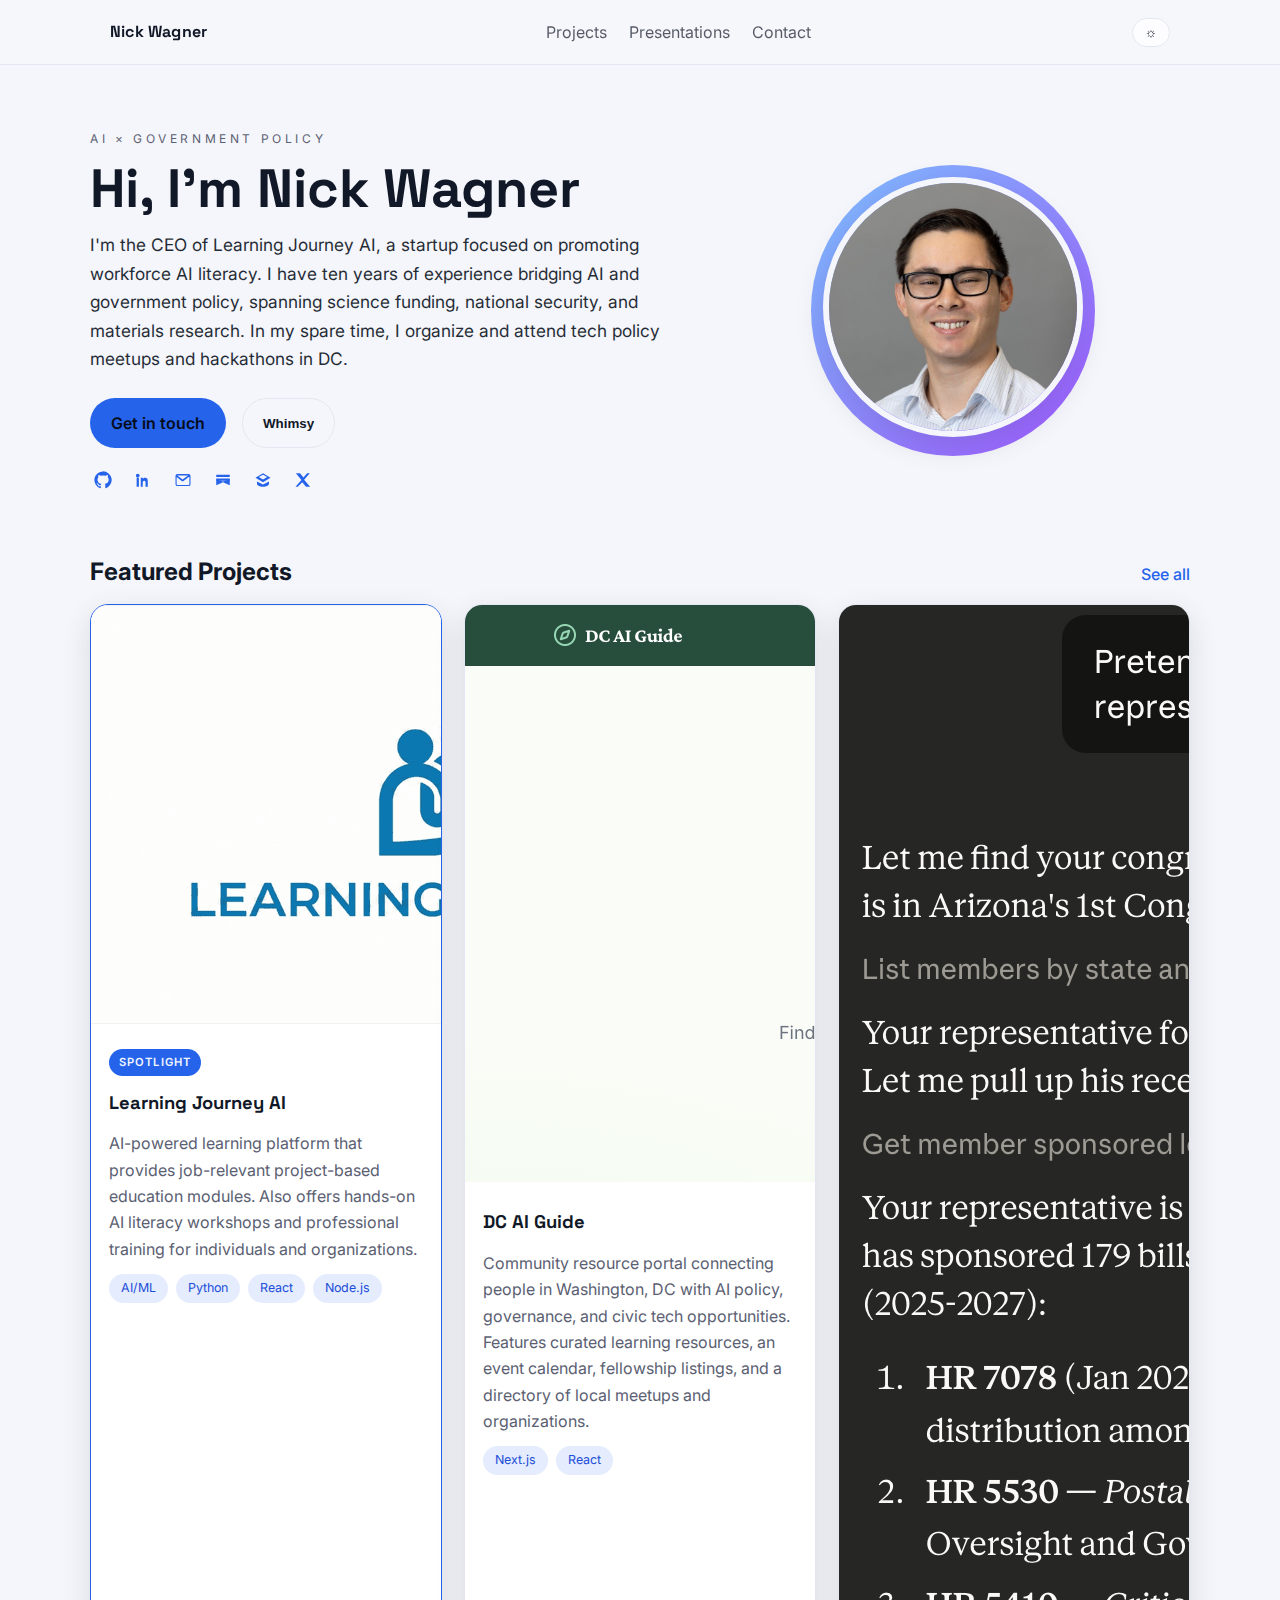
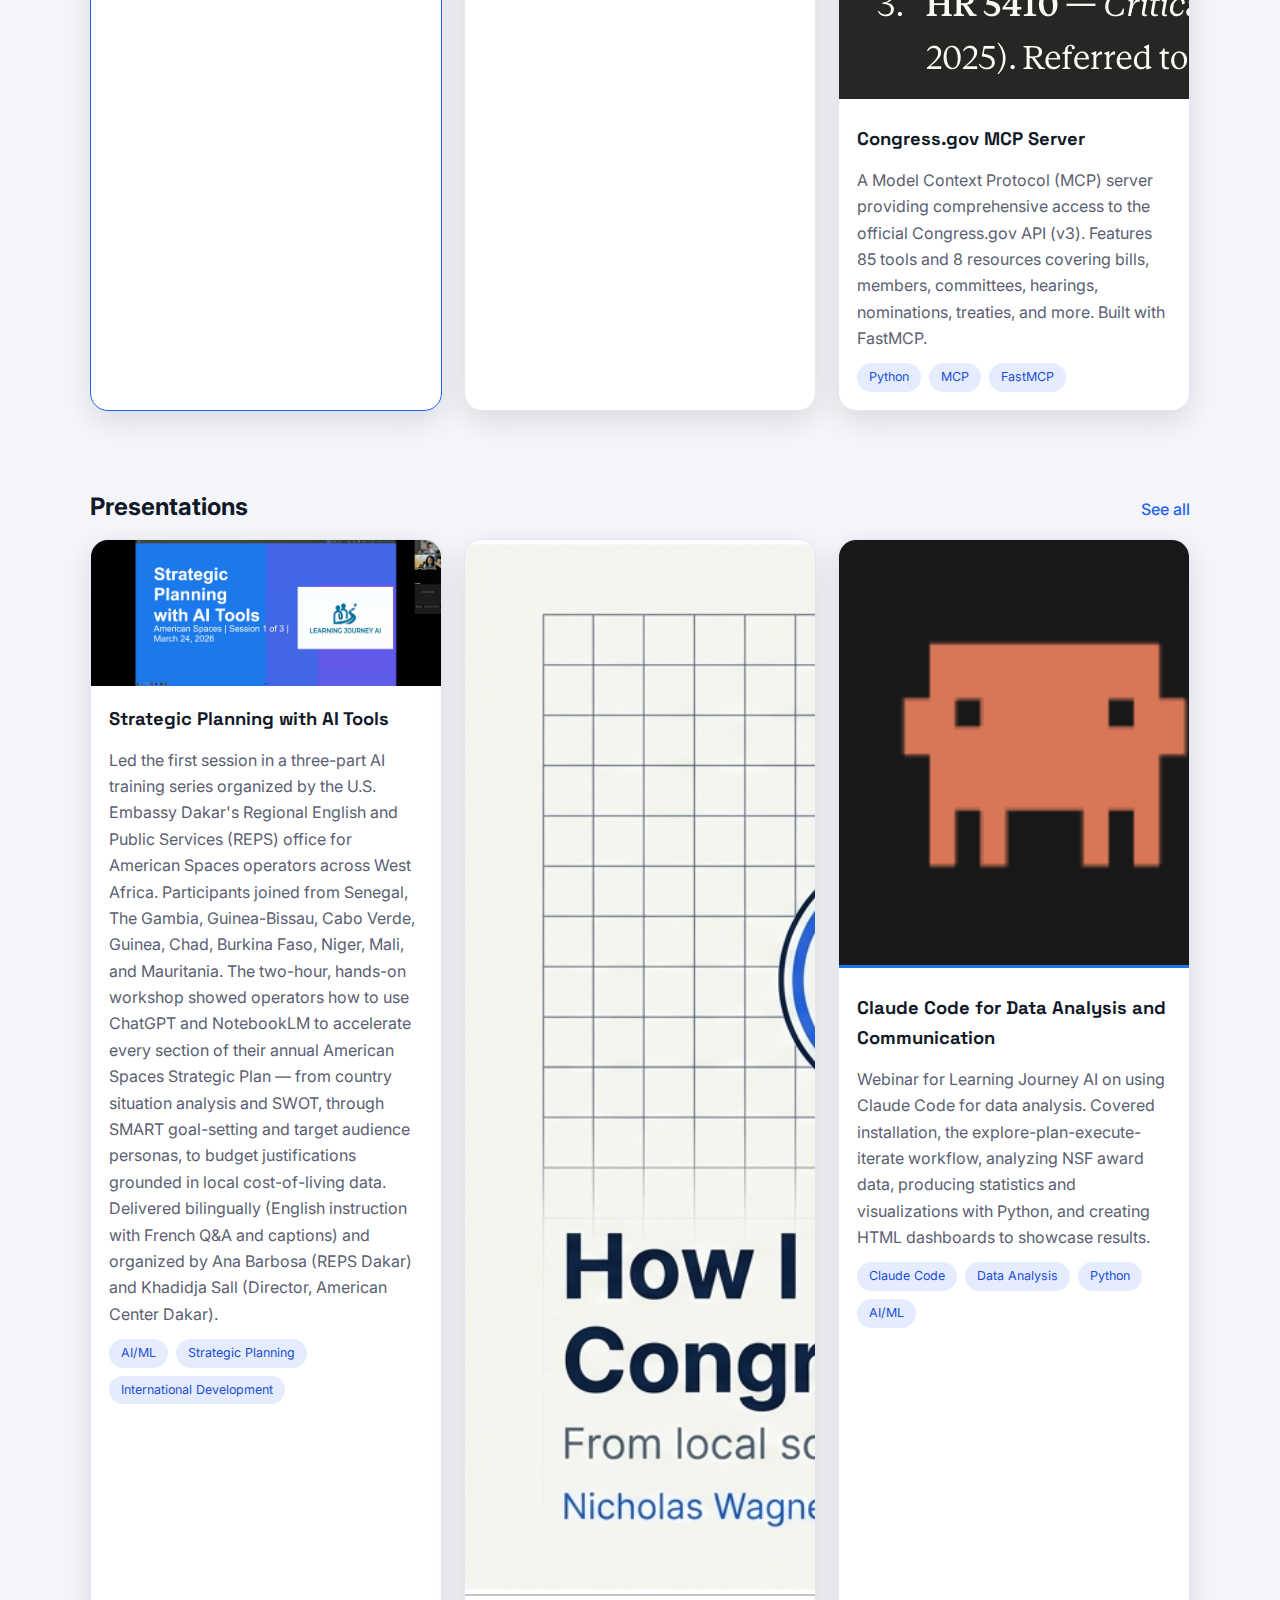
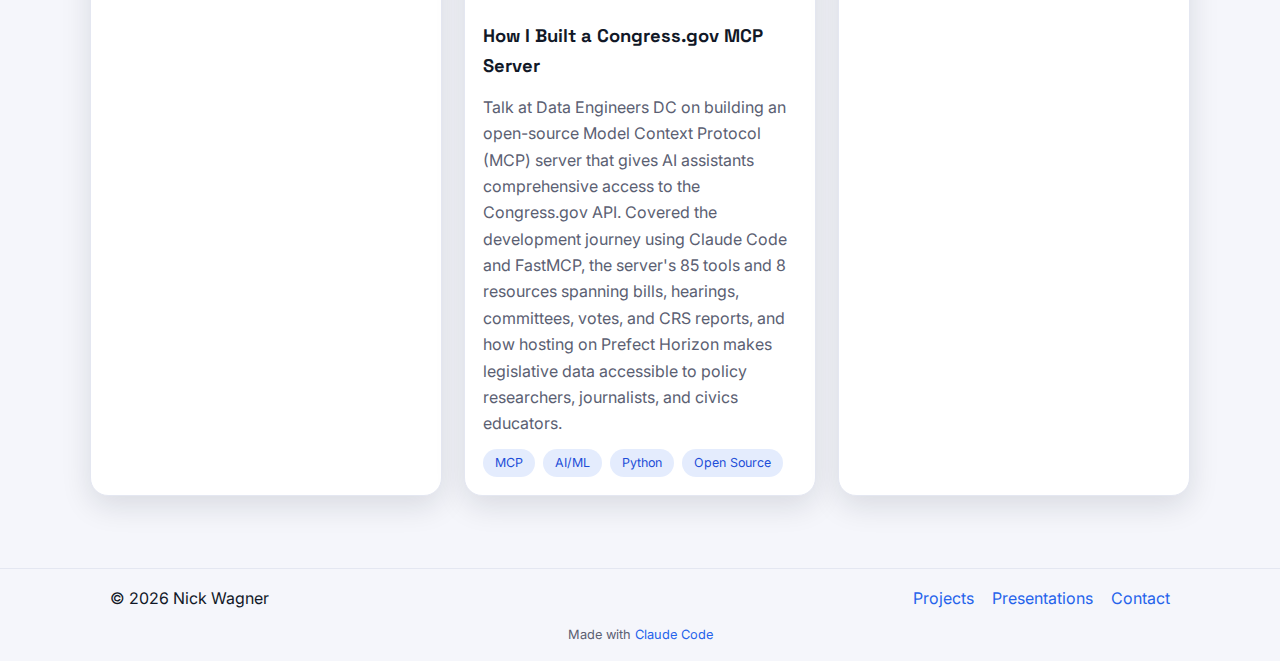
<file: index.html>
<!doctype html>
<html lang="en">
  <head>
    <meta charset="utf-8" />
    <meta name="viewport" content="width=device-width, initial-scale=1" />
    <title>Nick Wagner — Portfolio</title>
    <meta name="description" content="Portfolio of Nick Wagner: projects, experience, and contact." />
    <meta property="og:title" content="Nick Wagner — Portfolio" />
    <meta property="og:description" content="Projects, experience, and contact information." />
    <meta property="og:type" content="website" />
    <meta property="og:url" content="https://nickwagner.info/" />
    <meta property="og:image" content="assets/img/og-card.svg" />
    <link rel="icon" href="assets/favicon.svg" type="image/svg+xml" />
    <link rel="preconnect" href="https://fonts.googleapis.com" />
    <link rel="preconnect" href="https://fonts.gstatic.com" crossorigin />
    <link href="https://fonts.googleapis.com/css2?family=Inter:wght@400;500;600&family=Space+Grotesk:wght@500;600;700&display=swap" rel="stylesheet" />
    <link rel="stylesheet" href="assets/css/styles.css" />
    <script defer src="assets/js/main.js"></script>
  </head>
  <body>
    <header class="site-header">
      <div class="container header-inner">
        <a class="brand" href="./">Nick Wagner</a>
        <nav class="nav">
          <a href="projects.html">Projects</a>
          <a href="presentations.html">Presentations</a>
          <a href="contact.html">Contact</a>
        </nav>
        <button class="theme-toggle" aria-label="Toggle dark mode" id="themeToggle">☾</button>
        <button class="mobile-menu-toggle" aria-label="Open menu" aria-expanded="false" id="mobileMenuToggle">
          <svg viewBox="0 0 24 24"><path d="M3 6h18v2H3zm0 5h18v2H3zm0 5h18v2H3z"/></svg>
        </button>
      </div>
    </header>

    <div class="mobile-menu-overlay" id="mobileOverlay"></div>
    <nav class="mobile-nav" id="mobileNav" aria-label="Mobile navigation">
      <a href="./">
        <svg class="mobile-nav-icon" viewBox="0 0 24 24"><path d="M10 20v-6h4v6h5v-8h3L12 3 2 12h3v8z"/></svg>
        Home
      </a>
      <a href="projects.html">
        <svg class="mobile-nav-icon" viewBox="0 0 24 24"><path d="M20 6h-8l-2-2H4a2 2 0 0 0-2 2v12a2 2 0 0 0 2 2h16a2 2 0 0 0 2-2V8a2 2 0 0 0-2-2zm0 12H4V8h16v10z"/></svg>
        Projects
      </a>
      <a href="presentations.html">
        <svg class="mobile-nav-icon" viewBox="0 0 24 24"><path d="M19 3H5a2 2 0 0 0-2 2v14a2 2 0 0 0 2 2h14a2 2 0 0 0 2-2V5a2 2 0 0 0-2-2zm0 16H5V5h14v14zM7 17h10v-2H7zm0-4h10v-2H7zm0-4h10V7H7z"/></svg>
        Presentations
      </a>
      <a href="contact.html">
        <svg class="mobile-nav-icon" viewBox="0 0 24 24"><path d="M20 4H4a2 2 0 0 0-2 2v12a2 2 0 0 0 2 2h16a2 2 0 0 0 2-2V6a2 2 0 0 0-2-2zm0 4-8 5-8-5V6l8 5 8-5v2z"/></svg>
        Contact
      </a>
      <div class="mobile-theme-toggle">
        <button id="mobileThemeToggle" aria-label="Toggle theme">
          <span id="mobileThemeIcon">☾</span>
          <span id="mobileThemeLabel">Dark mode</span>
        </button>
      </div>
    </nav>

    <main>
      <section class="hero container" id="hero" aria-labelledby="intro-heading">
        <div class="hero-text">
          <p class="hero-eyebrow">AI × Government Policy</p>
          <h1 id="intro-heading">Hi, I’m Nick Wagner</h1>
          <p class="lede">
            I'm the CEO of Learning Journey AI, a startup focused on promoting workforce AI literacy. I have ten years of experience bridging AI and government policy, spanning science funding, national security, and materials research. In my spare time, I organize and attend tech policy meetups and hackathons in DC.
          </p>
          <div class="hero-cta">
            <a class="button primary" href="mailto:nwagner@learningjourneyai.com">Get in touch</a>
            <button class="button secondary" type="button" id="happyButton">Whimsy</button>
          </div>
          <div class="socials">
            <a href="https://github.com/nawagner" aria-label="GitHub">
              <span class="icon" aria-hidden="true">
                <svg viewBox="0 0 24 24"><path d="M12 .5a11.5 11.5 0 0 0-3.64 22.41c.58.11.79-.25.79-.55v-2.1c-3.2.7-3.88-1.38-3.88-1.38-.53-1.35-1.29-1.71-1.29-1.71-1.05-.72.08-.71.08-.71 1.16.08 1.77 1.2 1.77 1.2 1.03 1.76 2.71 1.25 3.37.96.1-.77.4-1.25.73-1.54-2.55-.29-5.23-1.28-5.23-5.7 0-1.26.45-2.29 1.2-3.1-.12-.29-.52-1.46.11-3.04 0 0 .98-.31 3.2 1.18a11.1 11.1 0 0 1 5.83 0c2.22-1.49 3.2-1.18 3.2-1.18.63 1.58.23 2.75.11 3.04.75.81 1.2 1.84 1.2 3.1 0 4.43-2.69 5.4-5.25 5.68.41.35.78 1.04.78 2.11v3.12c0 .3.2.66.8.55A11.5 11.5 0 0 0 12 .5Z"/></svg>
              </span>
            </a>
            <a href="https://www.linkedin.com/in/wagnernicholas" aria-label="LinkedIn">
              <span class="icon" aria-hidden="true">
                <svg viewBox="0 0 24 24"><path d="M4.98 3.5a2.5 2.5 0 1 1 0 5.001 2.5 2.5 0 0 1 0-5zM3.5 9h3v12h-3zM9 9h2.9v1.65h.04c.4-.76 1.38-1.56 2.84-1.56 3.04 0 3.6 2 3.6 4.6V21h-3v-5.2c0-1.24-.02-2.84-1.73-2.84-1.73 0-2 1.35-2 2.75V21H9z"/></svg>
              </span>
              <span class="sr-only">LinkedIn</span>
            </a>
            <a href="mailto:nwagner@learningjourneyai.com" aria-label="Email">
              <span class="icon" aria-hidden="true">
                <svg viewBox="0 0 24 24"><path d="M2 6.5A2.5 2.5 0 0 1 4.5 4h15A2.5 2.5 0 0 1 22 6.5v11A2.5 2.5 0 0 1 19.5 20h-15A2.5 2.5 0 0 1 2 17.5v-11Zm2.3-.5 7.2 5.4L18.7 6H4.3Zm15.2 2.1-6.78 5.08a2 2 0 0 1-2.44 0L3.5 8.1V17.5c0 .55.45 1 1 1h15c.55 0 1-.45 1-1V8.1Z"/></svg>
              </span>
              <span class="sr-only">Email</span>
            </a>
            <a href="https://alearningjourney.substack.com/" aria-label="Substack">
              <span class="icon" aria-hidden="true">
                <svg viewBox="0 0 24 24"><path d="M3 5h18v3H3zM3 10h18v3H3z"/><path d="M12 14 3 11v8l9-4 9 4v-8z"/></svg>
              </span>
              <span class="sr-only">Substack</span>
            </a>
            <a href="https://scholar.google.com/citations?user=ITseh5wAAAAJ&hl=en" aria-label="Google Scholar">
              <span class="icon" aria-hidden="true">
                <svg viewBox="0 0 24 24"><path d="M12 3 2 9l10 6 10-6-10-6Zm0 8.2L6.47 8.1 12 5l5.53 3.1L12 11.2Z"/><path d="M4 14v3c0 2.2 3.58 4 8 4s8-1.8 8-4v-3l-8 4-8-4Z"/></svg>
              </span>
              <span class="sr-only">Scholar</span>
            </a>
            <a href="https://x.com/monsieurwagner" aria-label="X">
              <span class="icon" aria-hidden="true">
                <svg viewBox="0 0 24 24"><path d="M17.5 3H21l-7.5 8.6L21.5 21H16l-5-6.1L5 21H2l7.9-9L2.5 3H8l4.6 5.6L17.5 3Z"/></svg>
              </span>
              <span class="sr-only">X</span>
            </a>
          </div>
        </div>
        <div class="hero-media">
          <div class="hero-portrait">
            <img class="hero-img" src="assets/img/profile.jpg" alt="Portrait of Nick Wagner" />
          </div>
        </div>
      </section>

      <section class="container section">
        <div class="section-header">
          <h2>Featured Projects</h2>
          <a class="link" href="projects.html">See all</a>
        </div>
        <div id="featuredProjects" class="card-grid"></div>
      </section>

      <section class="container section">
        <div class="section-header">
          <h2>Presentations</h2>
          <a class="link" href="presentations.html">See all</a>
        </div>
        <div id="featuredPresentations" class="card-grid"></div>
      </section>
    </main>

    <footer class="site-footer">
      <div class="container footer-inner">
        <span>© <span id="year"></span> Nick Wagner</span>
        <div class="footer-links">
          <a href="projects.html">Projects</a>
          <a href="presentations.html">Presentations</a>
          <a href="contact.html">Contact</a>
        </div>
      </div>
      <div class="container footer-credit">
        <span>Made with <a href="https://claude.ai/code" target="_blank" rel="noopener">Claude Code</a></span>
      </div>
    </footer>

    <script>
      document.addEventListener('DOMContentLoaded', () => {
        const year = document.getElementById('year');
        if (year) year.textContent = new Date().getFullYear();
        // Load featured projects (top 3)
        loadProjects({ mountId: 'featuredProjects', limit: 3 });
        loadProjects({ mountId: 'featuredPresentations', limit: 3, source: 'assets/data/presentations.json' });
      });
    </script>

    <script type="application/ld+json">
      {
        "@context": "https://schema.org",
        "@type": "Person",
        "name": "Nicholas (Nick) Wagner",
        "url": "https://nickwagner.info/",
        "sameAs": [
          "https://github.com/nawagner",
          "https://www.linkedin.com/in/wagnernicholas",
          "https://alearningjourney.substack.com/",
          "https://scholar.google.com/citations?user=ITseh5wAAAAJ&hl=en"
        ],
        "jobTitle": "CEO and Cofounder",
        "email": "mailto:nwagner@learningjourneyai.com"
      }
    </script>
  </body>
  </html>
</file>
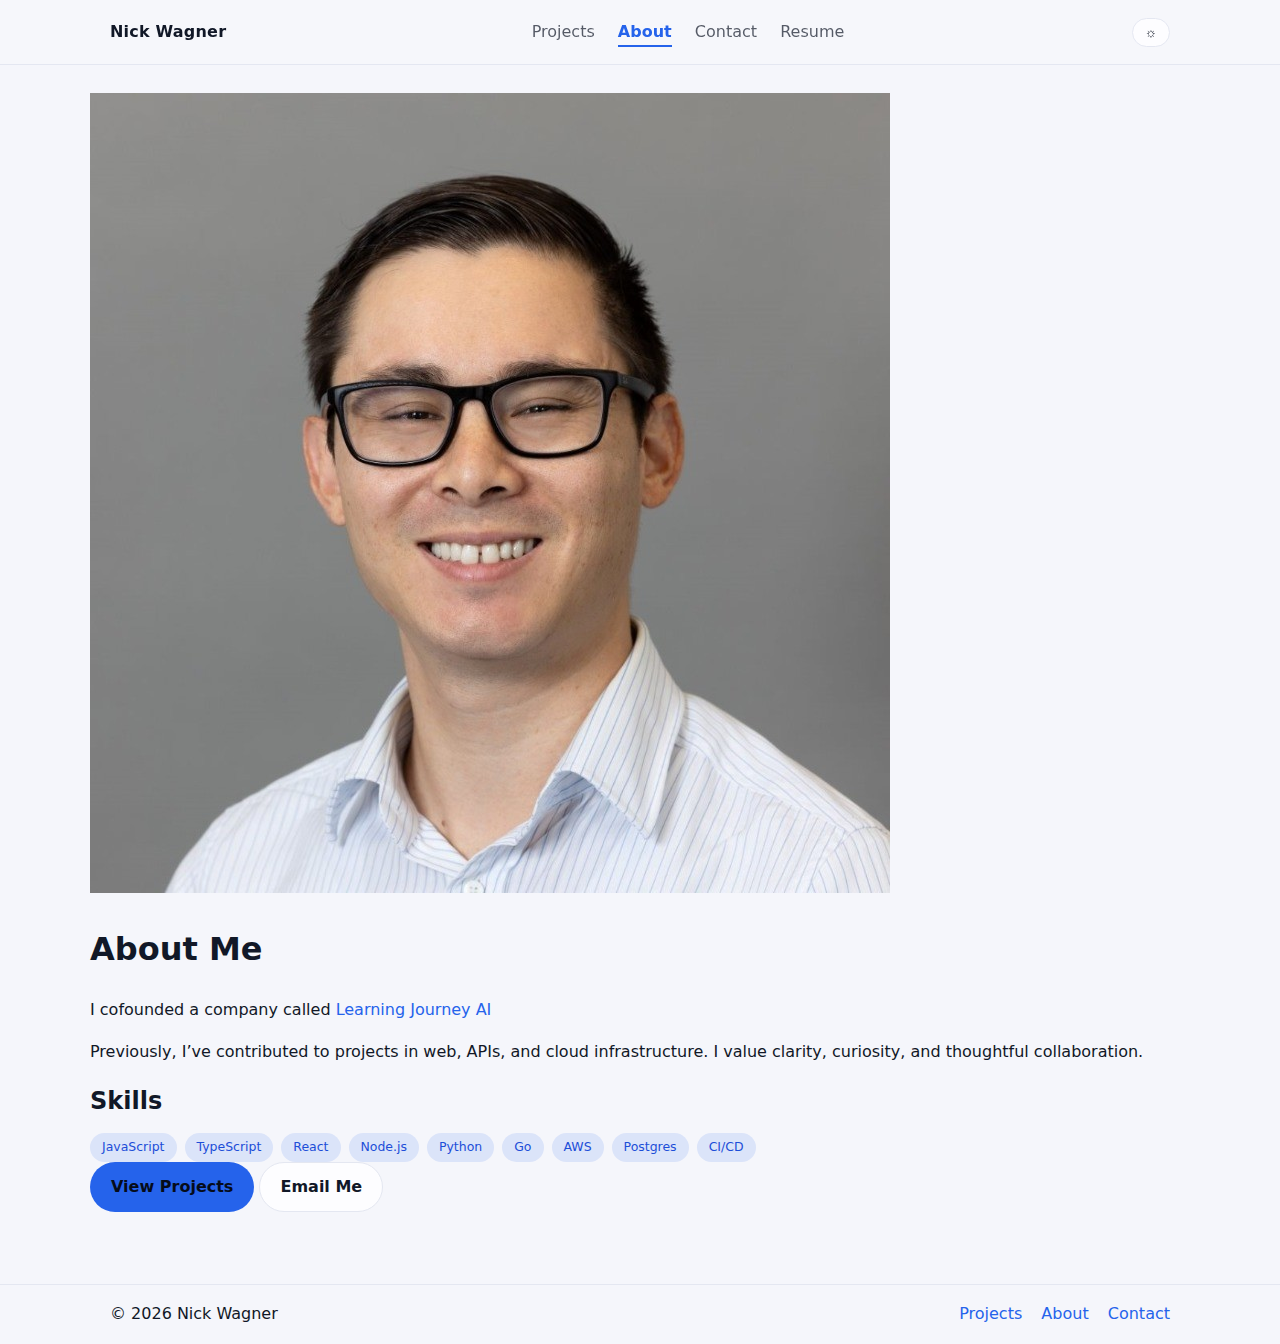
<file: about.html>
<!doctype html>
<html lang="en">
  <head>
    <meta charset="utf-8" />
    <meta name="viewport" content="width=device-width, initial-scale=1" />
    <title>About — Nick Wagner</title>
    <meta name="description" content="About Nick Wagner: background, values, and skills." />
    <meta property="og:title" content="About — Nick Wagner" />
    <meta property="og:description" content="Background, values, and skills." />
    <link rel="icon" href="assets/favicon.svg" type="image/svg+xml" />
    <link rel="stylesheet" href="assets/css/styles.css" />
    <script defer src="assets/js/main.js"></script>
  </head>
  <body>
    <header class="site-header">
      <div class="container header-inner">
        <a class="brand" href="./">Nick Wagner</a>
        <nav class="nav">
          <a href="projects.html">Projects</a>
          <a href="about.html" aria-current="page">About</a>
          <a href="contact.html">Contact</a>
          <a href="assets/resume.pdf" target="_blank" rel="noopener">Resume</a>
        </nav>
        <button class="theme-toggle" aria-label="Toggle dark mode" id="themeToggle">☾</button>
      </div>
    </header>

    <main class="container section about">
      <div class="about-card">
        <img class="about-img" src="assets/img/profile.jpg" alt="Portrait of Nick Wagner" />
        <div>
          <h1>About Me</h1>
          <p>
            I cofounded a company called <a href="https://learningjourneyai.com/" target="_blank" rel="noopener">Learning Journey AI</a>
          </p>
          <p>
            Previously, I’ve contributed to projects in web, APIs, and cloud infrastructure.
            I value clarity, curiosity, and thoughtful collaboration.
          </p>
          <div class="skills">
            <h2>Skills</h2>
            <ul class="pill-list">
              <li>JavaScript</li>
              <li>TypeScript</li>
              <li>React</li>
              <li>Node.js</li>
              <li>Python</li>
              <li>Go</li>
              <li>AWS</li>
              <li>Postgres</li>
              <li>CI/CD</li>
            </ul>
          </div>
          <div class="about-cta">
            <a class="button primary" href="projects.html">View Projects</a>
            <a class="button" href="mailto:nwagner@learningjourneyai.com">Email Me</a>
          </div>
        </div>
      </div>
    </main>

    <footer class="site-footer">
      <div class="container footer-inner">
        <span>© <span id="year"></span> Nick Wagner</span>
        <div class="footer-links">
          <a href="projects.html">Projects</a>
          <a href="about.html">About</a>
          <a href="contact.html">Contact</a>
        </div>
      </div>
    </footer>

    <script>
      document.addEventListener('DOMContentLoaded', () => {
        const year = document.getElementById('year');
        if (year) year.textContent = new Date().getFullYear();
      });
    </script>
  </body>
  </html>
</file>
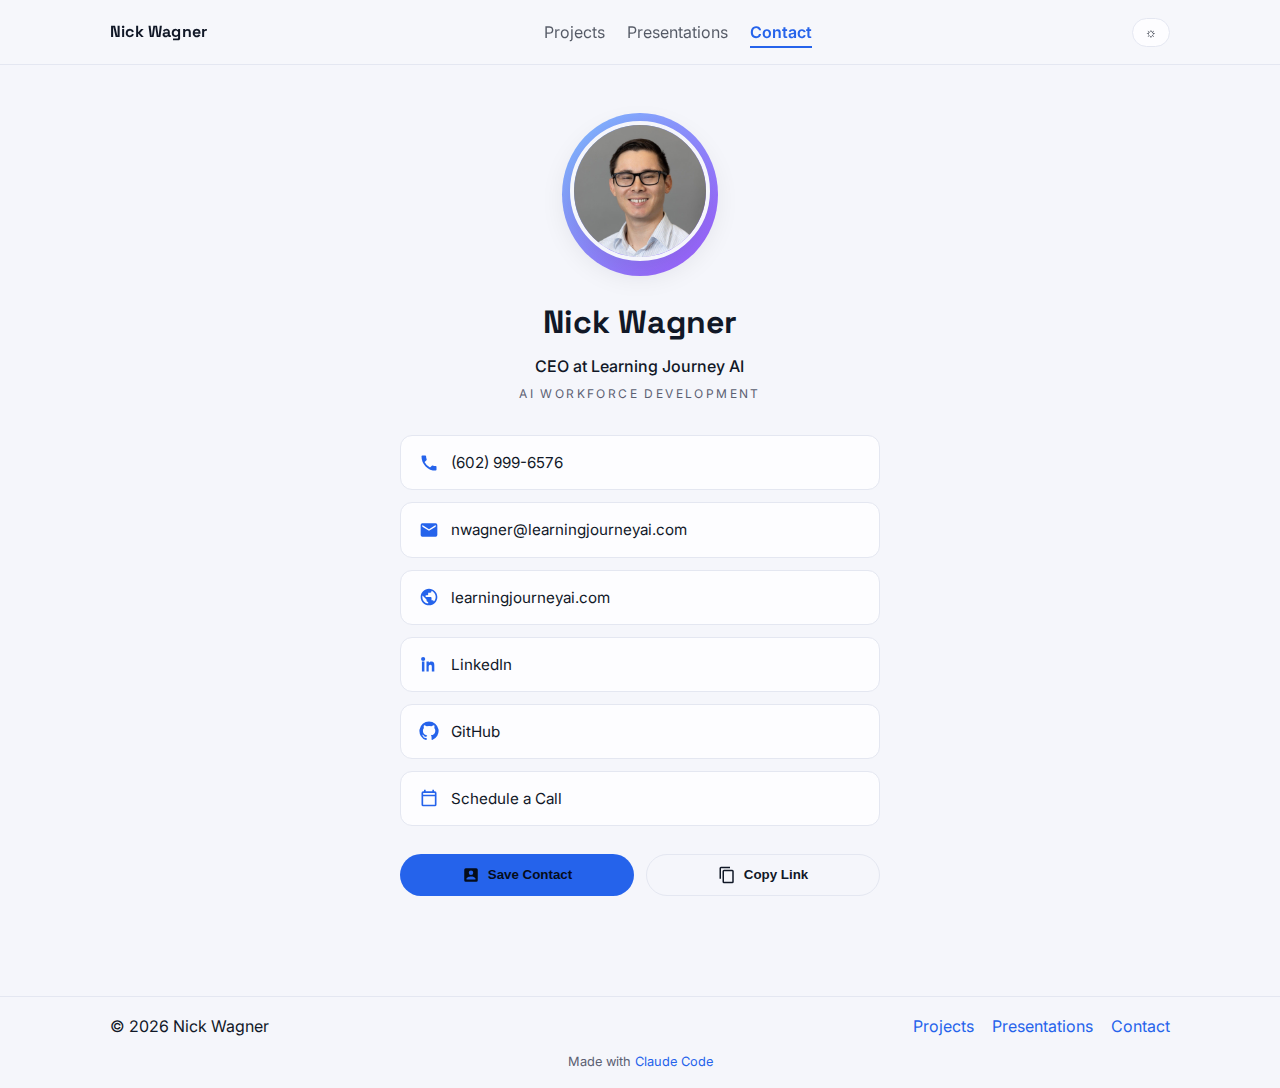
<file: contact.html>
<!doctype html>
<html lang="en">
  <head>
    <meta charset="utf-8" />
    <meta name="viewport" content="width=device-width, initial-scale=1" />
    <title>Contact — Nick Wagner</title>
    <meta name="description" content="Get in touch with Nick Wagner. Save contact info, share via social, or copy link." />
    <meta property="og:title" content="Contact — Nick Wagner" />
    <meta property="og:description" content="Get in touch with Nick Wagner." />
    <link rel="icon" href="assets/favicon.svg" type="image/svg+xml" />
    <link rel="preconnect" href="https://fonts.googleapis.com" />
    <link rel="preconnect" href="https://fonts.gstatic.com" crossorigin />
    <link href="https://fonts.googleapis.com/css2?family=Inter:wght@400;500;600&family=Space+Grotesk:wght@500;600;700&display=swap" rel="stylesheet" />
    <link rel="stylesheet" href="assets/css/styles.css" />
    <script defer src="assets/js/main.js"></script>
    <script defer src="assets/js/contact.js"></script>
  </head>
  <body>
    <header class="site-header">
      <div class="container header-inner">
        <a class="brand" href="./">Nick Wagner</a>
        <nav class="nav">
          <a href="projects.html">Projects</a>
          <a href="presentations.html">Presentations</a>
          <a href="contact.html" aria-current="page">Contact</a>
        </nav>
        <button class="theme-toggle" aria-label="Toggle dark mode" id="themeToggle">☾</button>
        <button class="mobile-menu-toggle" aria-label="Open menu" aria-expanded="false" id="mobileMenuToggle">
          <svg viewBox="0 0 24 24"><path d="M3 6h18v2H3zm0 5h18v2H3zm0 5h18v2H3z"/></svg>
        </button>
      </div>
    </header>

    <div class="mobile-menu-overlay" id="mobileOverlay"></div>
    <nav class="mobile-nav" id="mobileNav" aria-label="Mobile navigation">
      <a href="./">
        <svg class="mobile-nav-icon" viewBox="0 0 24 24"><path d="M10 20v-6h4v6h5v-8h3L12 3 2 12h3v8z"/></svg>
        Home
      </a>
      <a href="projects.html">
        <svg class="mobile-nav-icon" viewBox="0 0 24 24"><path d="M20 6h-8l-2-2H4a2 2 0 0 0-2 2v12a2 2 0 0 0 2 2h16a2 2 0 0 0 2-2V8a2 2 0 0 0-2-2zm0 12H4V8h16v10z"/></svg>
        Projects
      </a>
      <a href="presentations.html">
        <svg class="mobile-nav-icon" viewBox="0 0 24 24"><path d="M19 3H5a2 2 0 0 0-2 2v14a2 2 0 0 0 2 2h14a2 2 0 0 0 2-2V5a2 2 0 0 0-2-2zm0 16H5V5h14v14zM7 17h10v-2H7zm0-4h10v-2H7zm0-4h10V7H7z"/></svg>
        Presentations
      </a>
      <a href="contact.html" aria-current="page">
        <svg class="mobile-nav-icon" viewBox="0 0 24 24"><path d="M20 4H4a2 2 0 0 0-2 2v12a2 2 0 0 0 2 2h16a2 2 0 0 0 2-2V6a2 2 0 0 0-2-2zm0 4-8 5-8-5V6l8 5 8-5v2z"/></svg>
        Contact
      </a>
      <div class="mobile-theme-toggle">
        <button id="mobileThemeToggle" aria-label="Toggle theme">
          <span id="mobileThemeIcon">☾</span>
          <span id="mobileThemeLabel">Dark mode</span>
        </button>
      </div>
    </nav>

    <main class="container section contact-page">
      <div class="contact-hero">
        <div class="contact-portrait">
          <img src="assets/img/profile.jpg" alt="Portrait of Nick Wagner" />
        </div>
        <h1>Nick Wagner</h1>
        <p class="contact-title">CEO at Learning Journey AI</p>
        <p class="contact-tagline">AI Workforce Development</p>
      </div>

      <div class="contact-details">
        <a href="tel:+16029996576" class="contact-item">
          <svg class="contact-icon" viewBox="0 0 24 24"><path d="M6.62 10.79a15.05 15.05 0 0 0 6.59 6.59l2.2-2.2a1 1 0 0 1 1.01-.24c1.12.45 2.33.69 3.58.69a1 1 0 0 1 1 1v3.5a1 1 0 0 1-1 1A17 17 0 0 1 3 4a1 1 0 0 1 1-1h3.5a1 1 0 0 1 1 1c0 1.25.24 2.46.69 3.58a1 1 0 0 1-.24 1.01l-2.2 2.2z"/></svg>
          <span>(602) 999-6576</span>
        </a>
        <a href="mailto:nwagner@learningjourneyai.com" class="contact-item">
          <svg class="contact-icon" viewBox="0 0 24 24"><path d="M20 4H4a2 2 0 0 0-2 2v12a2 2 0 0 0 2 2h16a2 2 0 0 0 2-2V6a2 2 0 0 0-2-2zm0 4-8 5-8-5V6l8 5 8-5v2z"/></svg>
          <span>nwagner@learningjourneyai.com</span>
        </a>
        <a href="https://learningjourneyai.com" target="_blank" rel="noopener" class="contact-item">
          <svg class="contact-icon" viewBox="0 0 24 24"><path d="M12 2C6.48 2 2 6.48 2 12s4.48 10 10 10 10-4.48 10-10S17.52 2 12 2zm-1 17.93c-3.95-.49-7-3.85-7-7.93 0-.62.08-1.21.21-1.79L9 15v1a2 2 0 0 0 2 2v1.93zm6.9-2.54A1.99 1.99 0 0 0 16 16h-1v-3a1 1 0 0 0-1-1H8v-2h2a1 1 0 0 0 1-1V7h2a2 2 0 0 0 2-2v-.41a7.98 7.98 0 0 1 2.9 12.8z"/></svg>
          <span>learningjourneyai.com</span>
        </a>
        <a href="https://www.linkedin.com/in/wagnernicholas" target="_blank" rel="noopener" class="contact-item">
          <svg class="contact-icon" viewBox="0 0 24 24"><path d="M4.98 3.5a2.5 2.5 0 1 1 0 5.001 2.5 2.5 0 0 1 0-5zM3.5 9h3v12h-3zM9 9h2.9v1.65h.04c.4-.76 1.38-1.56 2.84-1.56 3.04 0 3.6 2 3.6 4.6V21h-3v-5.2c0-1.24-.02-2.84-1.73-2.84-1.73 0-2 1.35-2 2.75V21H9z"/></svg>
          <span>LinkedIn</span>
        </a>
        <a href="https://github.com/nawagner" target="_blank" rel="noopener" class="contact-item">
          <svg class="contact-icon" viewBox="0 0 24 24"><path d="M12 .5a11.5 11.5 0 0 0-3.64 22.41c.58.11.79-.25.79-.55v-2.1c-3.2.7-3.88-1.38-3.88-1.38-.53-1.35-1.29-1.71-1.29-1.71-1.05-.72.08-.71.08-.71 1.16.08 1.77 1.2 1.77 1.2 1.03 1.76 2.71 1.25 3.37.96.1-.77.4-1.25.73-1.54-2.55-.29-5.23-1.28-5.23-5.7 0-1.26.45-2.29 1.2-3.1-.12-.29-.52-1.46.11-3.04 0 0 .98-.31 3.2 1.18a11.1 11.1 0 0 1 5.83 0c2.22-1.49 3.2-1.18 3.2-1.18.63 1.58.23 2.75.11 3.04.75.81 1.2 1.84 1.2 3.1 0 4.43-2.69 5.4-5.25 5.68.41.35.78 1.04.78 2.11v3.12c0 .3.2.66.8.55A11.5 11.5 0 0 0 12 .5Z"/></svg>
          <span>GitHub</span>
        </a>
        <a href="https://calendly.com/nwagner-learningjourneyai/introductory-call" target="_blank" rel="noopener" class="contact-item">
          <svg class="contact-icon" viewBox="0 0 24 24"><path d="M19 4h-1V2h-2v2H8V2H6v2H5a2 2 0 0 0-2 2v14a2 2 0 0 0 2 2h14a2 2 0 0 0 2-2V6a2 2 0 0 0-2-2zm0 16H5V10h14v10zm0-12H5V6h14v2z"/></svg>
          <span>Schedule a Call</span>
        </a>
      </div>

      <div class="contact-actions">
        <button class="button primary" id="saveContact">
          <svg viewBox="0 0 24 24" width="18" height="18" fill="currentColor"><path d="M19 3H5a2 2 0 0 0-2 2v14a2 2 0 0 0 2 2h14a2 2 0 0 0 2-2V5a2 2 0 0 0-2-2zm-7 3a3 3 0 1 1 0 6 3 3 0 0 1 0-6zm6 12H6v-1c0-2 4-3.1 6-3.1s6 1.1 6 3.1v1z"/></svg>
          Save Contact
        </button>
        <button class="button secondary" id="copyLink">
          <svg viewBox="0 0 24 24" width="18" height="18" fill="currentColor"><path d="M16 1H4a2 2 0 0 0-2 2v14h2V3h12V1zm3 4H8a2 2 0 0 0-2 2v14a2 2 0 0 0 2 2h11a2 2 0 0 0 2-2V7a2 2 0 0 0-2-2zm0 16H8V7h11v14z"/></svg>
          <span id="copyLinkText">Copy Link</span>
        </button>
      </div>

    </main>

    <footer class="site-footer">
      <div class="container footer-inner">
        <span>© <span id="year"></span> Nick Wagner</span>
        <div class="footer-links">
          <a href="projects.html">Projects</a>
          <a href="presentations.html">Presentations</a>
          <a href="contact.html">Contact</a>
        </div>
      </div>
      <div class="container footer-credit">
        <span>Made with <a href="https://claude.ai/code" target="_blank" rel="noopener">Claude Code</a></span>
      </div>
    </footer>

    <script>
      document.addEventListener('DOMContentLoaded', () => {
        const year = document.getElementById('year');
        if (year) year.textContent = new Date().getFullYear();
        initContactPage();
      });
    </script>
  </body>
</html>
</file>
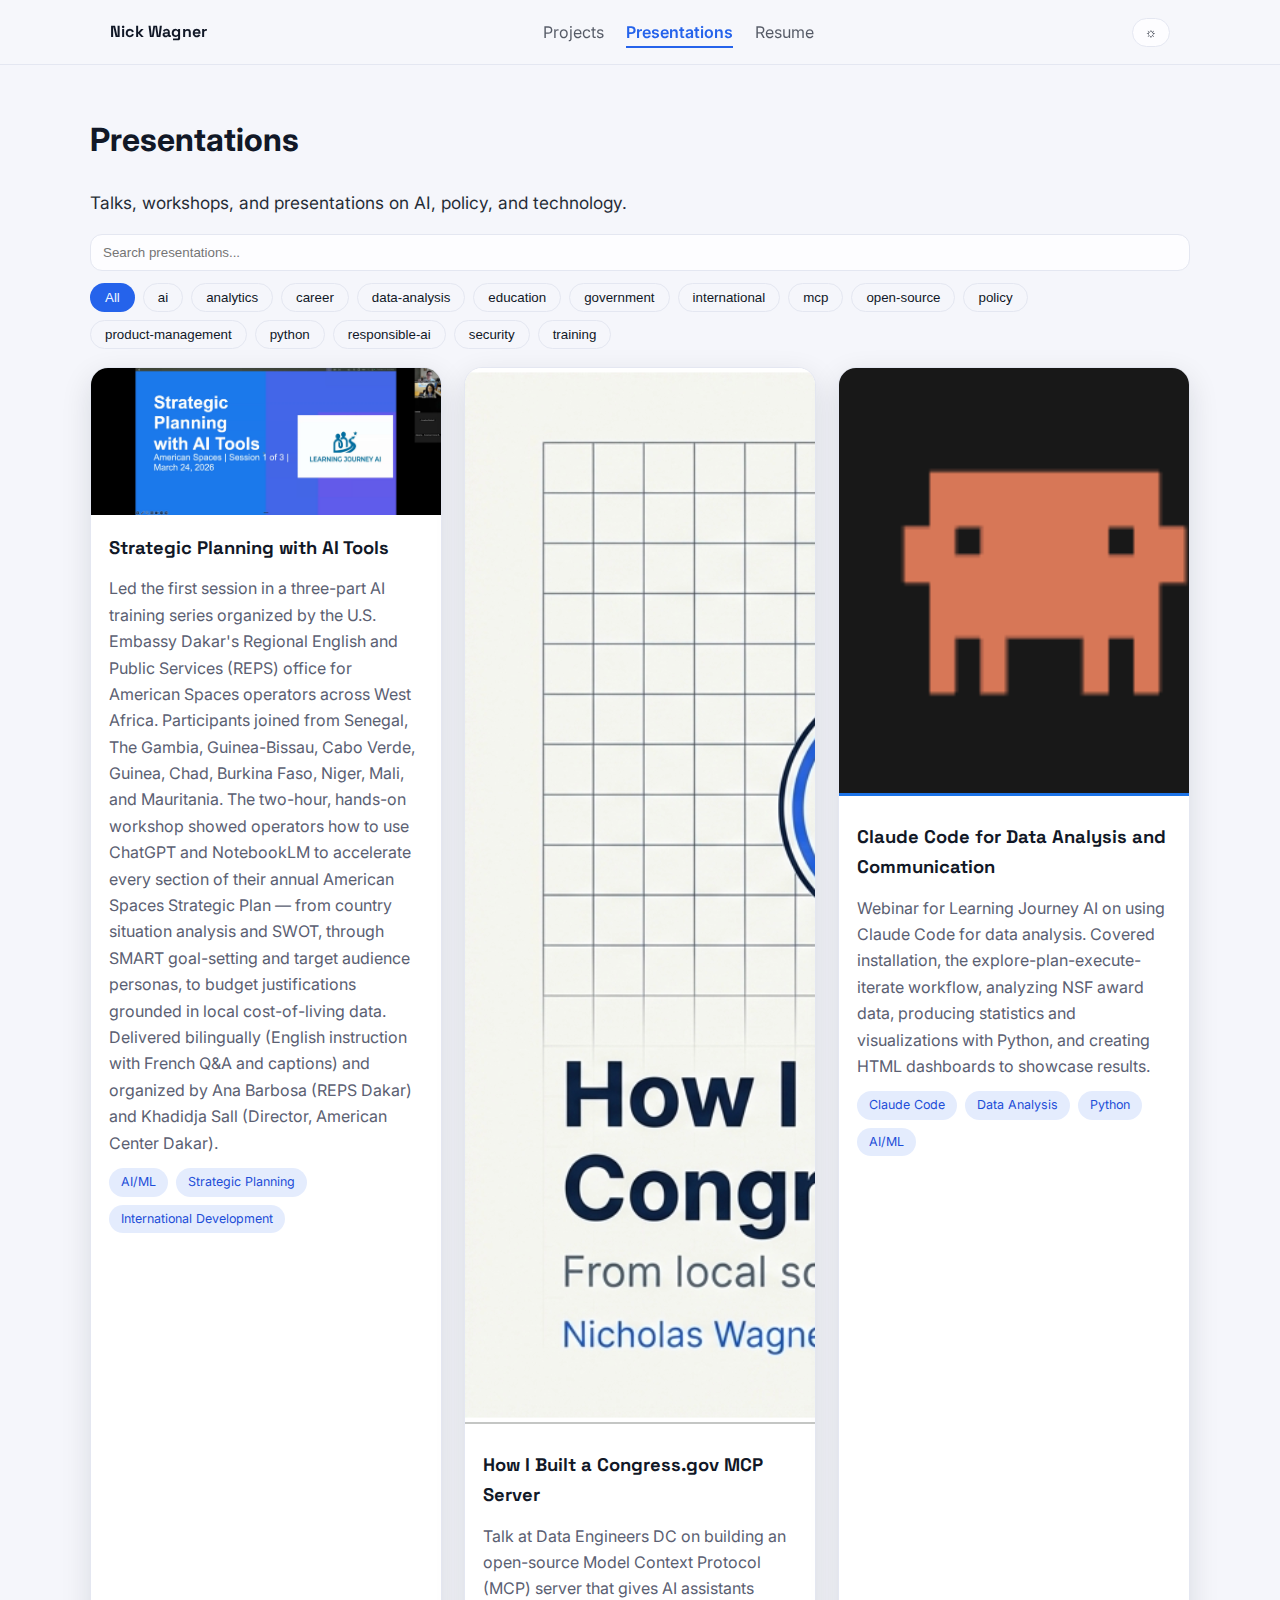
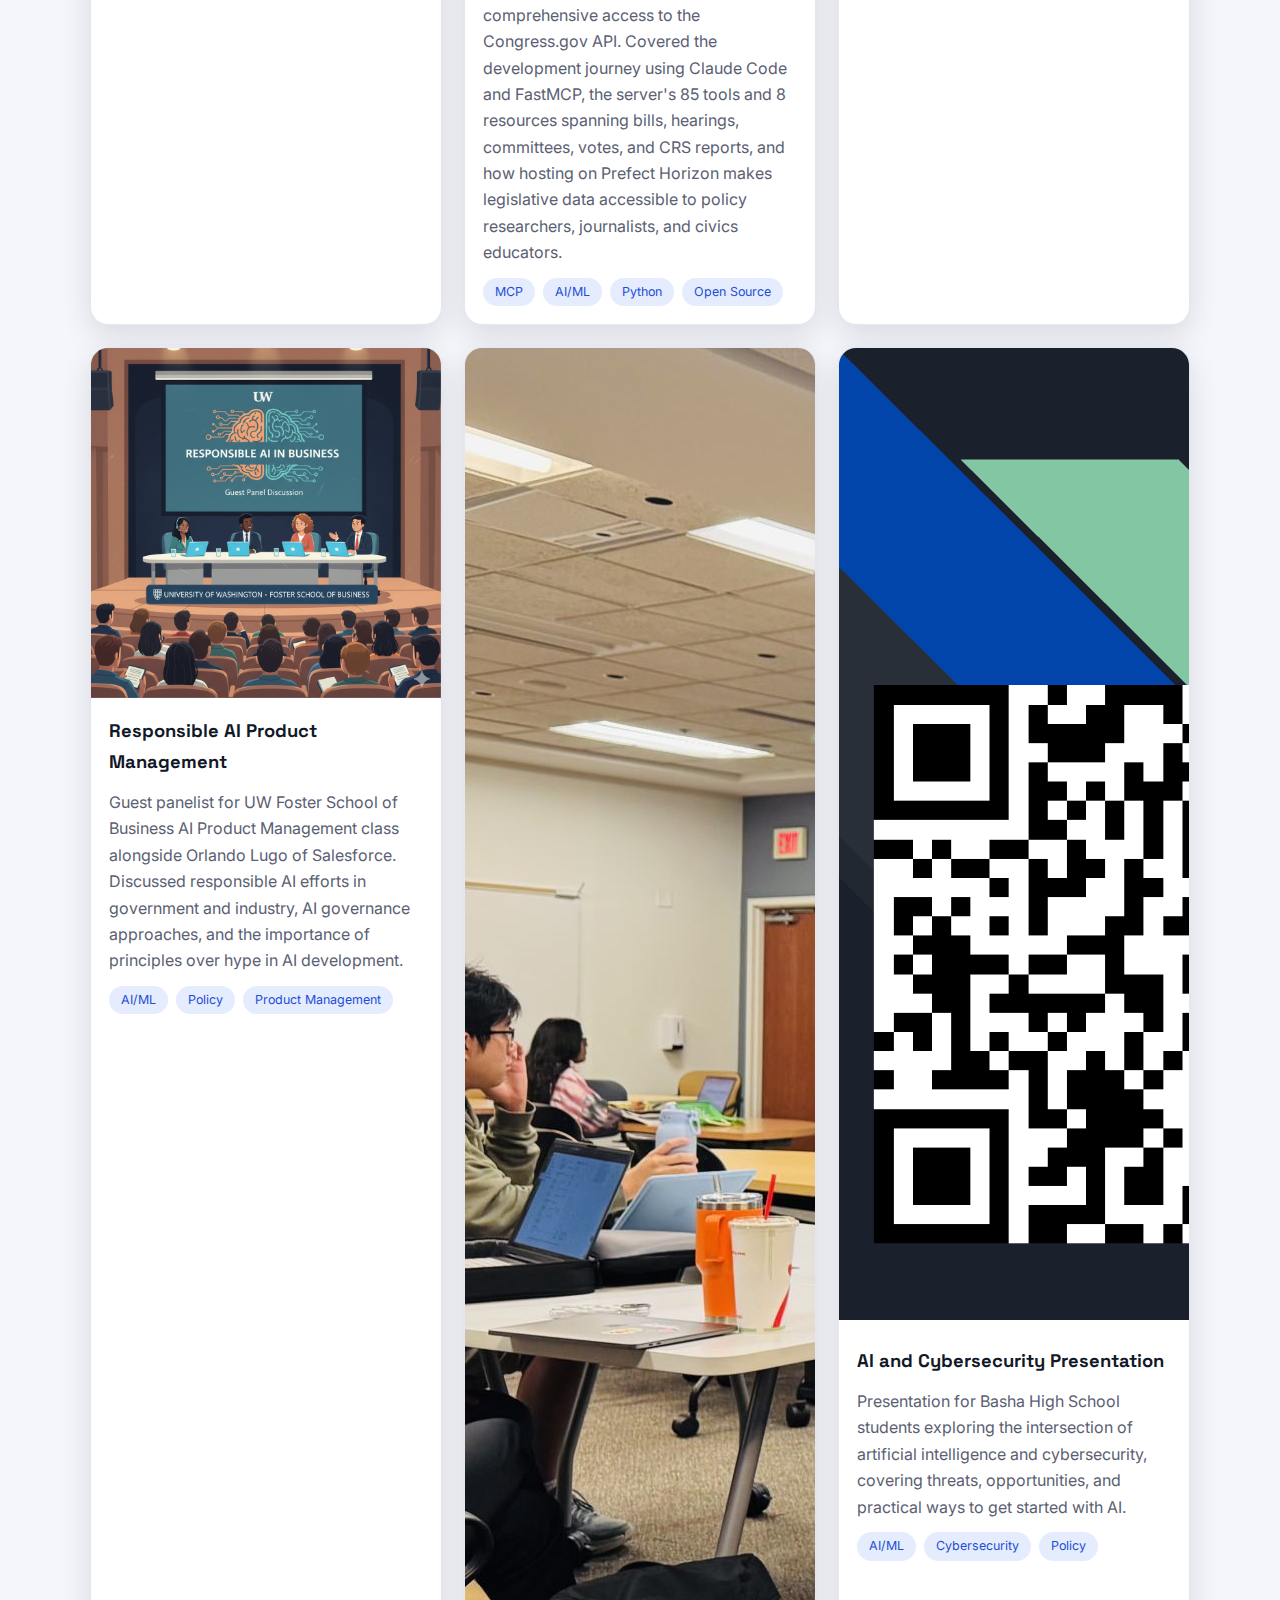
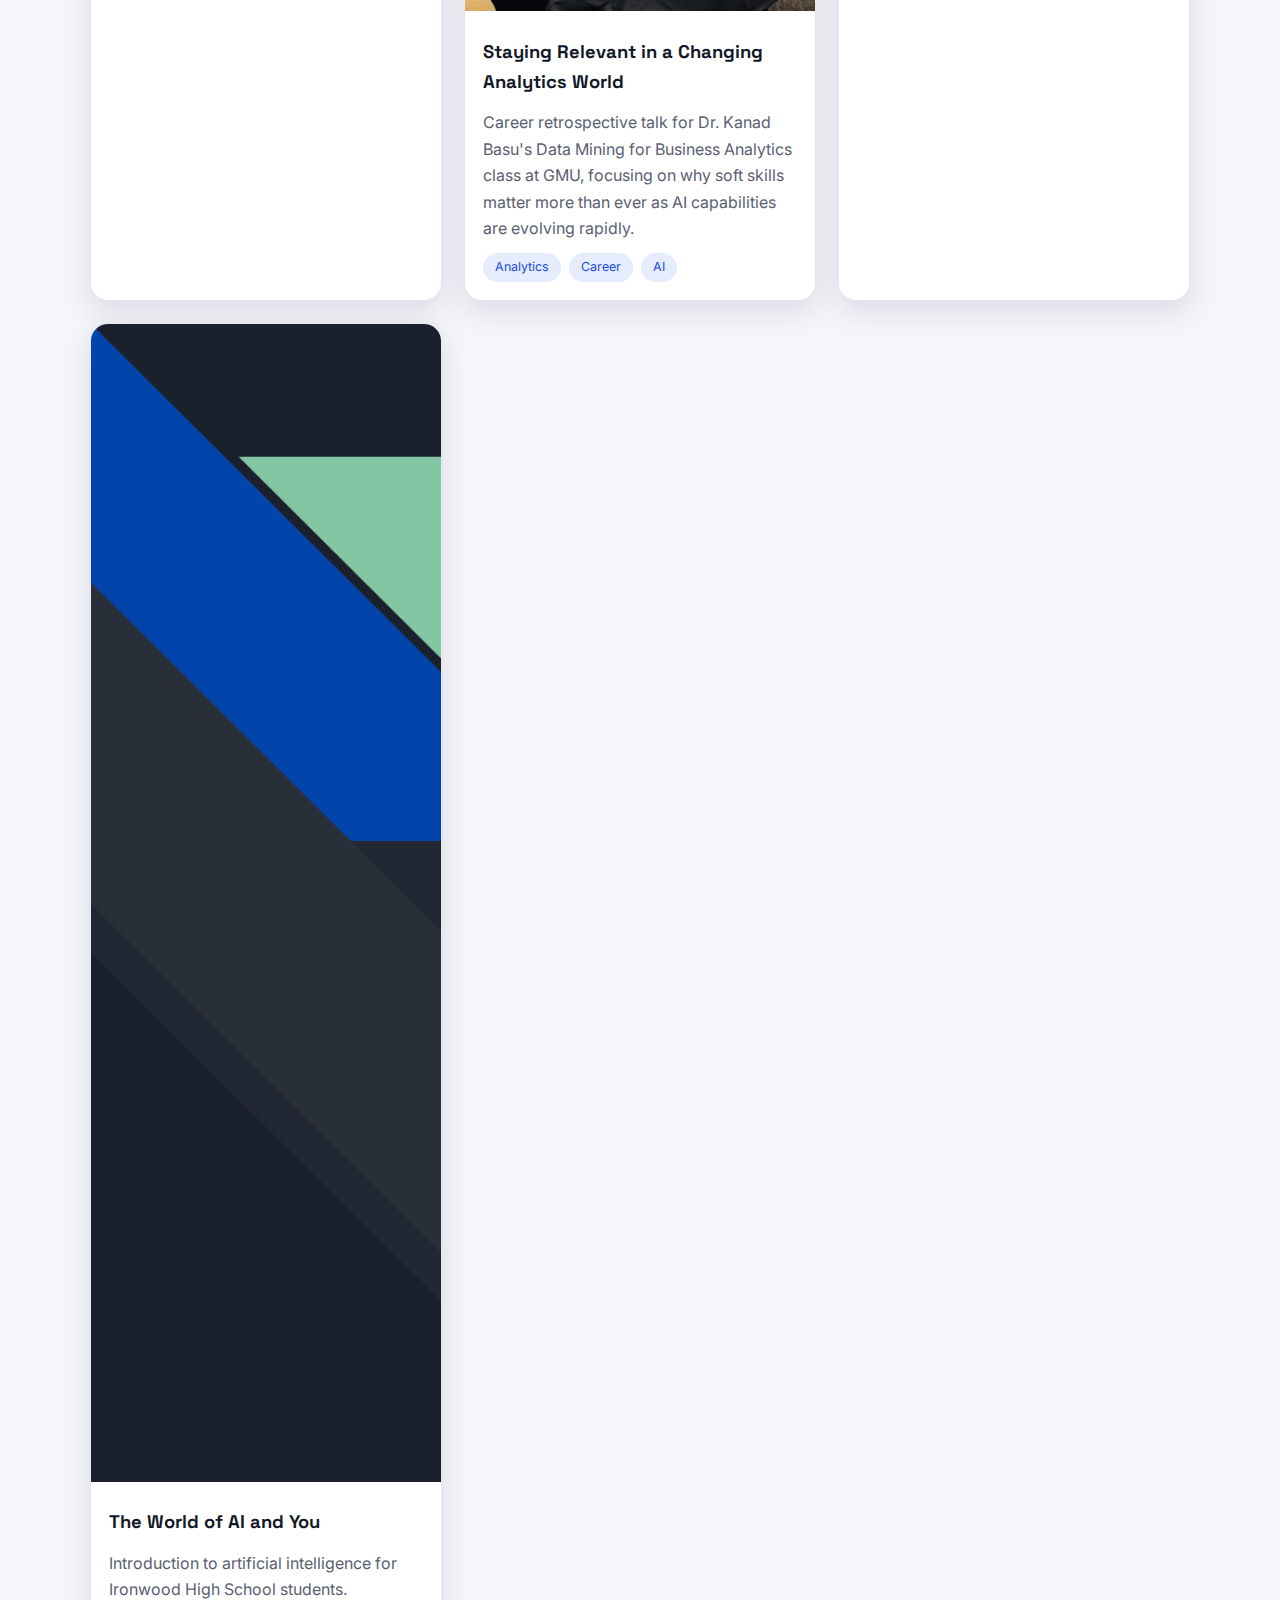
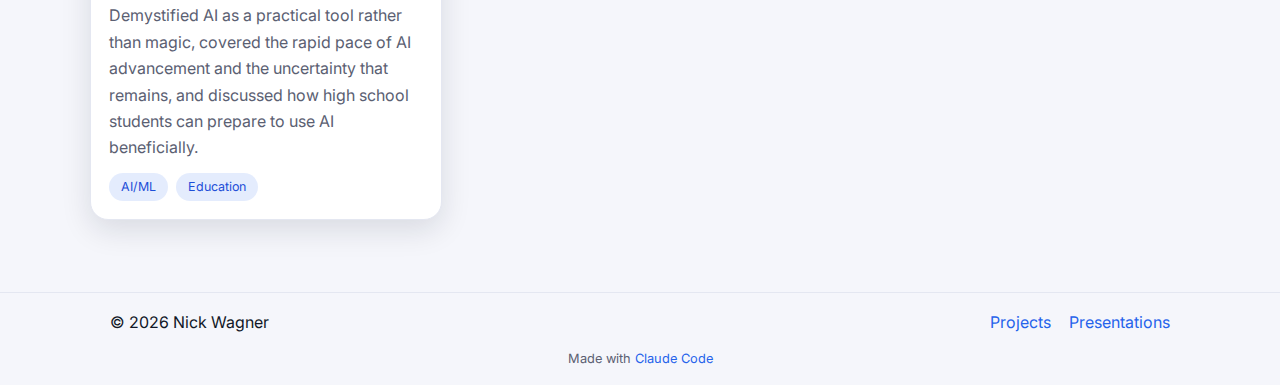
<file: presentations.html>
<!doctype html>
<html lang="en">
  <head>
    <meta charset="utf-8" />
    <meta name="viewport" content="width=device-width, initial-scale=1" />
    <title>Presentations — Nick Wagner</title>
    <meta name="description" content="Talks and presentations by Nick Wagner on AI, policy, and technology." />
    <meta property="og:title" content="Presentations — Nick Wagner" />
    <meta property="og:description" content="Slide decks and recordings from public talks and workshops." />
    <link rel="icon" href="assets/favicon.svg" type="image/svg+xml" />
    <link rel="preconnect" href="https://fonts.googleapis.com" />
    <link rel="preconnect" href="https://fonts.gstatic.com" crossorigin />
    <link href="https://fonts.googleapis.com/css2?family=Inter:wght@400;500;600&family=Space+Grotesk:wght@500;600;700&display=swap" rel="stylesheet" />
    <link rel="stylesheet" href="assets/css/styles.css" />
    <script defer src="assets/js/main.js"></script>
    <script defer src="assets/js/presentations.js"></script>
  </head>
  <body>
    <header class="site-header">
      <div class="container header-inner">
        <a class="brand" href="./">Nick Wagner</a>
        <nav class="nav">
          <a href="projects.html">Projects</a>
          <a href="presentations.html" aria-current="page">Presentations</a>
          <a href="assets/resume.pdf" target="_blank" rel="noopener">Resume</a>
        </nav>
        <button class="theme-toggle" aria-label="Toggle dark mode" id="themeToggle">☾</button>
      </div>
    </header>

    <main class="container section">
      <h1>Presentations</h1>
      <p class="lede">Talks, workshops, and presentations on AI, policy, and technology.</p>

      <div class="filters">
        <input id="presentationSearch" type="search" placeholder="Search presentations..." aria-label="Search presentations" />
        <div id="presentationTagFilters" class="tag-filters" role="group" aria-label="Filter by tag"></div>
      </div>

      <div id="presentationsGrid" class="card-grid"></div>
    </main>

    <footer class="site-footer">
      <div class="container footer-inner">
        <span>© <span id="year"></span> Nick Wagner</span>
        <div class="footer-links">
          <a href="projects.html">Projects</a>
          <a href="presentations.html">Presentations</a>
        </div>
      </div>
      <div class="container footer-credit">
        <span>Made with <a href="https://claude.ai/code" target="_blank" rel="noopener">Claude Code</a></span>
      </div>
    </footer>

    <script>
      document.addEventListener('DOMContentLoaded', () => {
        const year = document.getElementById('year');
        if (year) year.textContent = new Date().getFullYear();
        initPresentationsPage();
      });
    </script>
  </body>
</html>
</file>
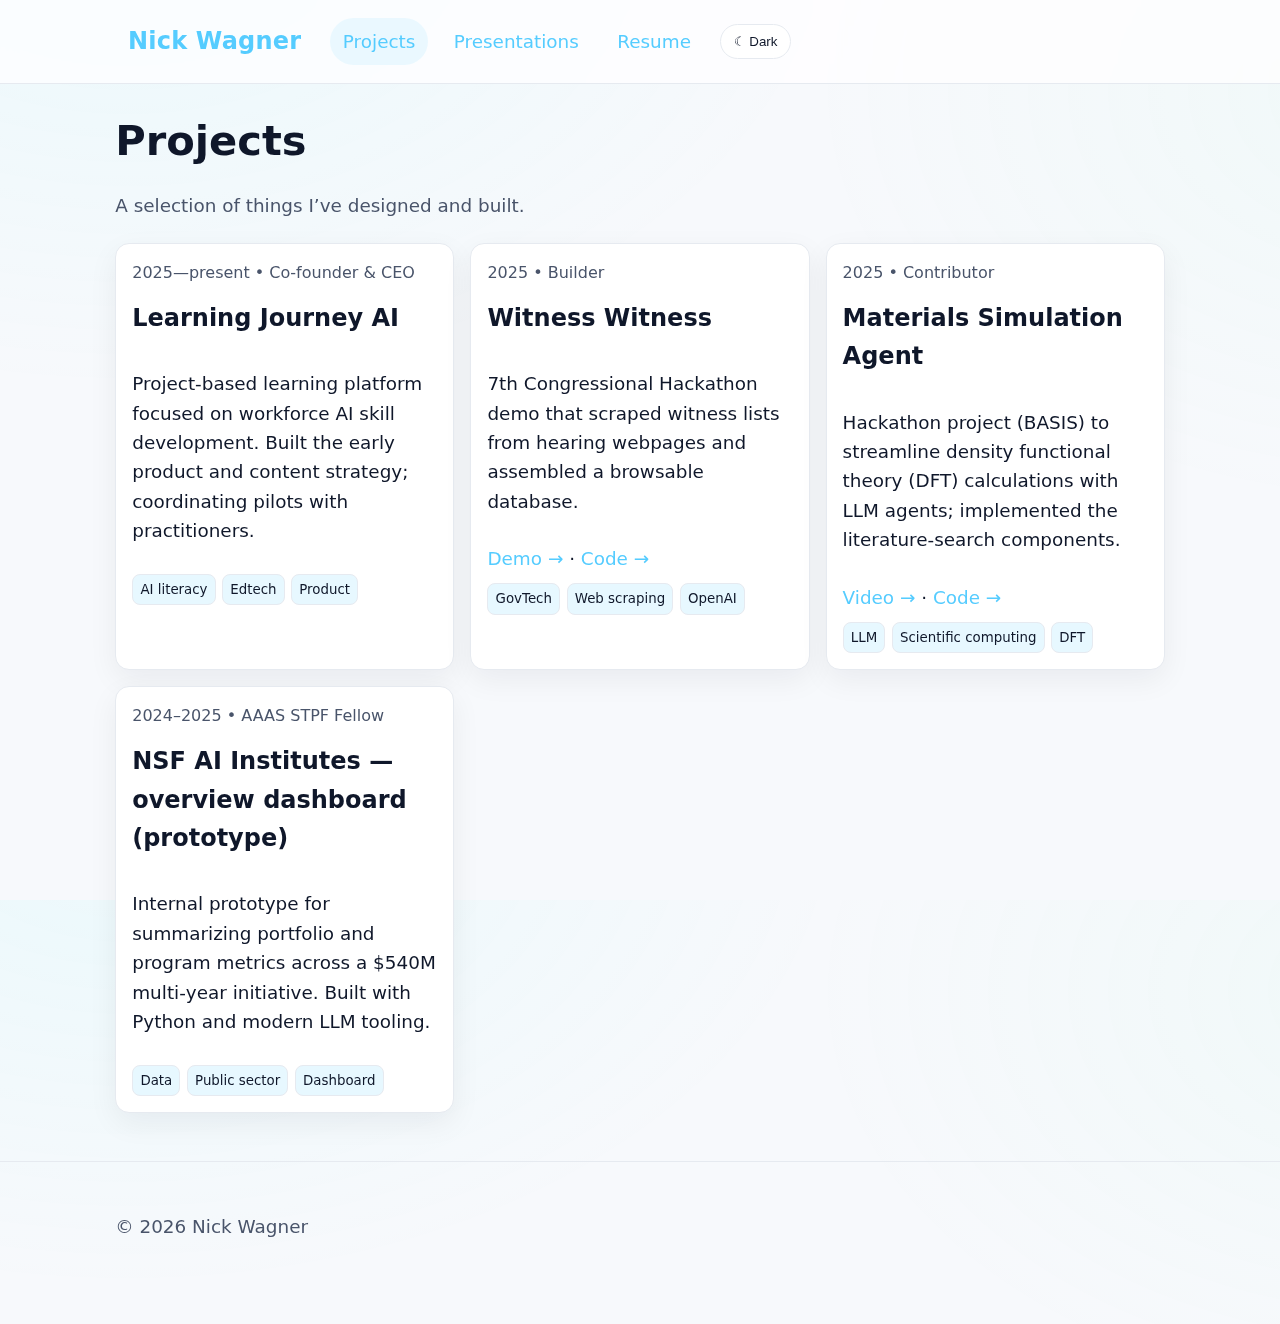
<file: projects.html>
<!doctype html>
<html lang="en">
<head>
  <meta charset="utf-8" />
  <meta name="viewport" content="width=device-width, initial-scale=1" />
  <title>Projects — Nick Wagner</title>
  <meta name="description" content="Selected projects designed and built by Nick Wagner." />
  <link rel="canonical" href="https://nickwagner.info/projects.html">
  <link rel="stylesheet" href="styles.css">
  <script>document.documentElement.setAttribute('data-theme', localStorage.getItem('theme')||'');</script>
  <script type="module" src="app.js" defer></script>
</head>
<body>
  <a class="skip-link" href="#main">Skip to content</a>
  <header class="site-header">
    <div class="container nav">
      <a class="brand" href="/" aria-label="Home">Nick Wagner</a>
      <nav aria-label="Primary">
        <ul>
          <li><a href="/projects.html" aria-current="page">Projects</a></li>
          <li><a href="/presentations.html">Presentations</a></li>
          <li><a href="/assets/resume.pdf" target="_blank" rel="noopener">Resume</a></li>
        </ul>
      </nav>
      <button id="theme-toggle" class="theme-toggle" aria-pressed="true" title="Toggle theme">☾ Dark</button>
    </div>
  </header>

  <main id="main" class="container">
    <section class="section">
      <h1 style="font-size:var(--step-3); margin:.5rem 0 1rem;">Projects</h1>
      <p class="sub">A selection of things I’ve designed and built.</p>
      <div id="projects-grid" class="grid" aria-live="polite"></div>
    </section>
  </main>

  <footer>
    <div class="container">
      <p>© <span id="year"></span> Nick Wagner</p>
    </div>
    <script>document.getElementById('year').textContent = new Date().getFullYear();</script>
  </footer>
</body>
</html>
</file>
<file: assets/css/styles.css>
:root {
  --font-body: 'Inter', ui-sans-serif, system-ui, -apple-system, Segoe UI, Roboto, Helvetica, Arial, Apple Color Emoji, Segoe UI Emoji;
  --font-heading: 'Space Grotesk', 'Inter', ui-sans-serif, system-ui, -apple-system, Segoe UI, Roboto, Helvetica, Arial, Apple Color Emoji, Segoe UI Emoji;
  --bg: #121212;
  --bg-elev: #18181f;
  --card: #1f2028;
  --text: #f5f6fb;
  --muted: #a5adc6;
  --primary: #70b8ff;
  --primary-contrast: #071326;
  --border: #242634;
  --shadow: 0 6px 24px rgba(6, 8, 16, 0.35);
  --shadow-hover: 0 14px 40px rgba(7, 11, 25, 0.55);
}

[data-theme="light"] {
  --bg: #f5f6fb;
  --bg-elev: #fdfdff;
  --card: #ffffff;
  --text: #111827;
  --muted: #5b6072;
  --primary: #2563eb;
  --primary-contrast: #f0f6ff;
  --border: #e4e7f1;
  --shadow: 0 10px 30px rgba(15, 23, 42, 0.12);
  --shadow-hover: 0 25px 40px rgba(15, 23, 42, 0.15);
}

* { box-sizing: border-box; }
html, body { height: 100%; }
body {
  margin: 0;
  font-family: var(--font-body);
  background: var(--bg);
  color: var(--text);
  line-height: 1.65;
  -webkit-font-smoothing: antialiased;
  text-rendering: optimizeLegibility;
}

.container { max-width: 1100px; margin: 0 auto; padding: 0 20px; }

a { color: var(--primary); text-decoration: none; transition: color 0.2s ease, opacity 0.2s ease; }
a:hover { opacity: 0.85; }
.link { font-weight: 500; }
button,
.button,
.theme-toggle,
.tag {
  transition: background 0.2s ease, color 0.2s ease, border-color 0.2s ease, transform 0.2s ease;
}

/* Header */
.site-header {
  position: sticky;
  top: 0;
  background: rgba(18, 18, 18, 0.85);
  backdrop-filter: blur(16px);
  border-bottom: 1px solid var(--border);
  z-index: 10;
}
[data-theme="light"] .site-header { background: rgba(245, 246, 251, 0.92); }
.header-inner { display: flex; align-items: center; justify-content: space-between; height: 64px; }
.brand {
  font-weight: 700;
  letter-spacing: 0.2px;
  color: var(--text);
  font-family: var(--font-heading);
}
.nav a {
  margin-left: 18px;
  color: var(--text);
  opacity: 0.7;
  position: relative;
  padding-bottom: 6px;
}
.nav a::after {
  content: '';
  position: absolute;
  left: 0;
  bottom: 0;
  width: 100%;
  height: 2px;
  background: var(--primary);
  opacity: 0;
  transform: translateY(6px);
  transition: opacity 0.2s ease, transform 0.2s ease;
}
.nav a:hover { opacity: 1; }
.nav a[aria-current="page"] {
  color: var(--primary);
  font-weight: 600;
  opacity: 1;
}
.nav a[aria-current="page"]::after {
  opacity: 1;
  transform: translateY(0);
}
.theme-toggle {
  border: 1px solid var(--border);
  background: var(--bg-elev);
  color: var(--text);
  border-radius: 999px;
  padding: 6px 12px;
  cursor: pointer;
}
.theme-toggle:hover { transform: translateY(-1px); }

/* Hero */
.hero {
  display: grid;
  grid-template-columns: 1.1fr 0.9fr;
  gap: 48px;
  align-items: center;
  padding: 64px 0 32px;
}
.hero-text h1 {
  font-family: var(--font-heading);
  font-size: clamp(40px, 5vw, 54px);
  line-height: 1.05;
  margin: 12px 0 14px;
}
.hero-eyebrow {
  text-transform: uppercase;
  letter-spacing: 0.3em;
  font-size: 0.75rem;
  color: var(--muted);
  margin: 0;
}
.subtitle { color: var(--muted); margin: 0 0 12px; }
.lede { font-size: 1.08rem; color: var(--text); opacity: 0.92; margin-top: 0; }
.actions { margin-top: 20px; display: flex; gap: 12px; flex-wrap: wrap; }
.socials { margin-top: 18px; display: flex; gap: 14px; flex-wrap: wrap; }
.socials a { display: inline-flex; align-items: center; gap: 0; padding: 4px; }
.icon { width: 18px; height: 18px; display: inline-block; }
.icon svg { width: 18px; height: 18px; fill: currentColor; stroke: none; }
.hero-media { display: flex; justify-content: center; }
.hero-img {
  width: 260px;
  height: 260px;
  object-fit: cover;
  border-radius: 50%;
  border: 6px solid var(--bg);
  box-shadow: var(--shadow);
  background: var(--bg);
}
.hero-portrait {
  position: relative;
  padding: 12px;
  border-radius: 50%;
  background: linear-gradient(135deg, rgba(112, 184, 255, 0.9), rgba(151, 71, 255, 0.9));
}
.hero-cta { margin-top: 24px; display: flex; gap: 16px; flex-wrap: wrap; }

/* Sections */
.section { padding: 28px 0 48px; }
.section-header { display: flex; align-items: baseline; justify-content: space-between; }
.section h2 { margin: 0 0 12px; }

/* Buttons */
.button {
  display: inline-flex;
  align-items: center;
  justify-content: center;
  border: 1px solid var(--border);
  background: var(--bg-elev);
  color: var(--text);
  padding: 11px 20px;
  border-radius: 999px;
  font-weight: 600;
}
.button:hover { text-decoration: none; }
.button.primary { background: var(--primary); color: #050c1a; border-color: transparent; }
.button.secondary { background: transparent; color: var(--text); }
.button.primary:hover,
.button.secondary:hover {
  transform: translateY(-1px);
}
.button.secondary:hover {
  background: var(--bg-elev);
  box-shadow: 0 12px 30px rgba(0, 0, 0, 0.35);
}
.button.secondary:active {
  transform: translateY(1px);
  box-shadow: 0 4px 12px rgba(0, 0, 0, 0.25);
}

.emoji-burst {
  position: fixed;
  z-index: 1000;
  pointer-events: none;
  animation: emoji-pop 1s ease-out forwards;
  filter: drop-shadow(0 6px 10px rgba(0, 0, 0, 0.4));
  will-change: transform, opacity;
}

@keyframes emoji-pop {
  0% {
    opacity: 1;
    transform: translate3d(0, 0, 0) scale(0.4) rotate(0deg);
  }
  100% {
    opacity: 0;
    transform: translate(var(--dx, 0px), var(--dy, -140px)) scale(1.2) rotate(var(--spin, 180deg));
  }
}

/* Cards */
.card-grid {
  display: grid;
  grid-template-columns: repeat(auto-fit, minmax(260px, 1fr));
  gap: 22px;
}
.card {
  border: 1px solid var(--border);
  background: var(--card);
  border-radius: 18px;
  overflow: hidden;
  display: flex;
  flex-direction: column;
  box-shadow: var(--shadow);
  min-height: 100%;
}
.card:hover { box-shadow: var(--shadow-hover); transform: translateY(-4px); }
.card a { color: inherit; }
.card--highlighted { border-color: var(--primary); }
.card-badge {
  align-self: flex-start;
  background: var(--primary);
  color: var(--primary-contrast);
  font-size: 0.7rem;
  font-weight: 600;
  text-transform: uppercase;
  letter-spacing: 0.1em;
  padding: 4px 10px;
  border-radius: 999px;
}
.card-media { position: relative; display: block; }
.card-media img {
  width: 100%;
  height: 190px;
  object-fit: cover;
  display: block;
}
.card-media img[src*="learning-journey-ai-logo"] { object-fit: contain; padding: 20px; background: var(--bg-elev); }
.card-media img[src*="fool-em-once"] { object-fit: contain; padding: 12px; background: #1a1a1a; }
.card-body { padding: 18px; display: flex; gap: 12px; flex-direction: column; flex: 1; }
.card h3 { margin: 0; font-size: 1.15rem; font-family: var(--font-heading); }
.card .desc { color: var(--muted); margin: 0; }
.pill-list { display: flex; gap: 8px; flex-wrap: wrap; list-style: none; padding: 0; margin: 0; }
.pill-list li {
  border: none;
  background: rgba(112, 184, 255, 0.15);
  color: var(--primary);
  border-radius: 999px;
  padding: 4px 12px;
  font-size: 0.78rem;
}
[data-theme="light"] .pill-list li { background: rgba(37, 99, 235, 0.12); color: #1d4ed8; }
.card-actions { display: flex; gap: 10px; }

/* Filters */
.filters { display: flex; gap: 12px; align-items: center; margin: 12px 0 18px; flex-wrap: wrap; }
#search,
#presentationSearch {
  flex: 1;
  min-width: 220px;
  border: 1px solid var(--border);
  background: var(--bg-elev);
  color: var(--text);
  padding: 10px 12px;
  border-radius: 12px;
}
.tag-filters { display: flex; gap: 8px; flex-wrap: wrap; }
.tag {
  border: 1px solid var(--border);
  background: transparent;
  color: var(--text);
  padding: 6px 14px;
  border-radius: 999px;
  cursor: pointer;
}
.tag.active { background: var(--primary); color: var(--primary-contrast); border-color: transparent; }


/* Contact */
.contact .contact-grid { display: grid; grid-template-columns: repeat(auto-fit, minmax(260px, 1fr)); gap: 18px; }
.contact .contact-card { border: 1px solid var(--border); background: var(--bg-elev); border-radius: 12px; padding: 16px; }
.contact .contact-card ul a { display: inline-flex; align-items: center; gap: 8px; }

/* Contact Page */
.contact-page {
  display: flex;
  flex-direction: column;
  align-items: center;
  text-align: center;
  padding-top: 48px;
  padding-bottom: 48px;
  max-width: 480px;
}
.contact-hero {
  display: flex;
  flex-direction: column;
  align-items: center;
  margin-bottom: 32px;
}
.contact-portrait {
  position: relative;
  padding: 8px;
  border-radius: 50%;
  background: linear-gradient(135deg, rgba(112, 184, 255, 0.9), rgba(151, 71, 255, 0.9));
  margin-bottom: 20px;
}
.contact-portrait img {
  width: 140px;
  height: 140px;
  object-fit: cover;
  border-radius: 50%;
  border: 4px solid var(--bg);
  box-shadow: var(--shadow);
  background: var(--bg);
}
.contact-page h1 {
  font-family: var(--font-heading);
  font-size: 2rem;
  margin: 0 0 4px;
}
.contact-title {
  color: var(--text);
  font-size: 1rem;
  margin: 0 0 4px;
  font-weight: 500;
}
.contact-tagline {
  color: var(--muted);
  font-size: 1rem;
  margin: 0;
  text-transform: uppercase;
  letter-spacing: 0.2em;
  font-size: 0.75rem;
}
.contact-details {
  display: flex;
  flex-direction: column;
  gap: 12px;
  width: 100%;
  margin-bottom: 28px;
}
.contact-item {
  display: flex;
  align-items: center;
  gap: 12px;
  padding: 14px 18px;
  background: var(--bg-elev);
  border: 1px solid var(--border);
  border-radius: 12px;
  color: var(--text);
  font-size: 0.95rem;
  transition: background 0.2s ease, border-color 0.2s ease;
}
.contact-item:hover {
  background: var(--card);
  border-color: var(--primary);
  opacity: 1;
}
.contact-icon {
  width: 20px;
  height: 20px;
  fill: var(--primary);
  flex-shrink: 0;
}
.contact-actions {
  display: flex;
  gap: 12px;
  width: 100%;
  margin-bottom: 28px;
}
.contact-actions .button {
  flex: 1;
  gap: 8px;
}
.contact-share {
  display: flex;
  align-items: center;
  gap: 16px;
}
.share-label {
  color: var(--muted);
  font-size: 0.85rem;
  text-transform: uppercase;
  letter-spacing: 0.1em;
}
.share-buttons {
  display: flex;
  gap: 10px;
}
.share-btn {
  display: flex;
  align-items: center;
  justify-content: center;
  width: 44px;
  height: 44px;
  background: var(--bg-elev);
  border: 1px solid var(--border);
  border-radius: 50%;
  color: var(--text);
  transition: background 0.2s ease, border-color 0.2s ease, transform 0.2s ease;
}
.share-btn:hover {
  background: var(--card);
  border-color: var(--primary);
  transform: translateY(-2px);
  opacity: 1;
}
.share-btn svg {
  width: 20px;
  height: 20px;
  fill: currentColor;
}

/* Visually hidden but accessible text */
.sr-only {
  position: absolute !important;
  width: 1px; height: 1px;
  padding: 0; margin: -1px;
  overflow: hidden; clip: rect(0, 0, 0, 0);
  white-space: nowrap; border: 0;
}
.contact label { display: grid; gap: 6px; margin-bottom: 10px; }
.contact input, .contact textarea { border: 1px solid var(--border); background: var(--bg-elev); color: var(--text); padding: 10px 12px; border-radius: 10px; }

/* Footer */
.site-footer { border-top: 1px solid var(--border); padding: 16px 0; margin-top: 24px; }
.footer-inner { display: flex; align-items: center; justify-content: space-between; }
.footer-links a { margin-left: 14px; }
.footer-credit { text-align: center; padding-top: 12px; font-size: 0.8rem; color: var(--muted); }
.muted { color: var(--muted); }
.small { font-size: 0.9rem; }

/* Mobile Navigation */
.mobile-menu-toggle {
  display: none;
  border: none;
  background: transparent;
  color: var(--text);
  padding: 8px;
  cursor: pointer;
  z-index: 101;
  position: relative;
}
.mobile-menu-toggle svg {
  width: 24px;
  height: 24px;
  fill: currentColor;
  transition: transform 0.3s cubic-bezier(0.4, 0, 0.2, 1);
}
.mobile-menu-toggle[aria-expanded="true"] svg {
  transform: rotate(90deg);
}
.mobile-menu-overlay {
  display: none;
  position: fixed;
  inset: 0;
  background: rgba(0, 0, 0, 0.5);
  backdrop-filter: blur(4px);
  z-index: 99;
  opacity: 0;
  pointer-events: none;
  transition: opacity 0.3s ease;
}
.mobile-menu-overlay.active {
  opacity: 1;
  pointer-events: auto;
}
.mobile-nav {
  display: none;
  position: fixed;
  top: 0;
  right: 0;
  bottom: 0;
  width: min(300px, 85vw);
  background: var(--bg);
  border-left: 1px solid var(--border);
  z-index: 100;
  padding: 80px 24px 32px;
  transform: translateX(100%);
  visibility: hidden;
  pointer-events: none;
  transition: transform 0.35s cubic-bezier(0.4, 0, 0.2, 1), visibility 0s linear 0.35s;
  box-shadow: -8px 0 32px rgba(0, 0, 0, 0.3);
  overflow-y: auto;
}
.mobile-nav.open {
  transform: translateX(0);
  visibility: visible;
  pointer-events: auto;
  transition: transform 0.35s cubic-bezier(0.4, 0, 0.2, 1), visibility 0s;
}
.mobile-nav a {
  display: flex;
  align-items: center;
  gap: 12px;
  padding: 16px 0;
  color: var(--text);
  font-size: 1.1rem;
  font-weight: 500;
  border-bottom: 1px solid var(--border);
  opacity: 0;
  transform: translateX(20px);
  transition: opacity 0.3s ease, transform 0.3s ease, color 0.2s ease;
}
.mobile-nav.open a {
  opacity: 0.85;
  transform: translateX(0);
}
.mobile-nav.open a:nth-child(1) { transition-delay: 0.1s; }
.mobile-nav.open a:nth-child(2) { transition-delay: 0.15s; }
.mobile-nav.open a:nth-child(3) { transition-delay: 0.2s; }
.mobile-nav.open a:nth-child(4) { transition-delay: 0.25s; }
.mobile-nav a:hover {
  opacity: 1;
  color: var(--primary);
}
.mobile-nav a[aria-current="page"] {
  color: var(--primary);
  opacity: 1;
}
.mobile-nav-icon {
  width: 20px;
  height: 20px;
  fill: currentColor;
  opacity: 0.6;
}
.mobile-theme-toggle {
  margin-top: 24px;
  padding-top: 24px;
  border-top: 1px solid var(--border);
}
.mobile-theme-toggle button {
  width: 100%;
  display: flex;
  align-items: center;
  justify-content: center;
  gap: 10px;
  padding: 14px 20px;
  border: 1px solid var(--border);
  background: var(--bg-elev);
  color: var(--text);
  border-radius: 12px;
  font-size: 1rem;
  font-weight: 500;
  cursor: pointer;
  transition: background 0.2s ease, transform 0.2s ease;
}
.mobile-theme-toggle button:active {
  transform: scale(0.98);
}

/* Career Timeline */
.timeline {
  position: relative;
  padding-left: 28px;
  margin-top: 8px;
}
.timeline::before {
  content: '';
  position: absolute;
  left: 7px;
  top: 8px;
  bottom: 8px;
  width: 2px;
  background: var(--border);
  border-radius: 2px;
}
.timeline-group {
  margin-bottom: 28px;
}
.timeline-group:last-child {
  margin-bottom: 0;
}
.timeline-group-title {
  font-family: var(--font-heading);
  font-size: 1rem;
  font-weight: 600;
  color: var(--primary);
  text-transform: uppercase;
  letter-spacing: 0.15em;
  margin: 0 0 16px;
}
.timeline-entry {
  position: relative;
  margin-bottom: 20px;
}
.timeline-entry:last-child {
  margin-bottom: 0;
}
.timeline-marker {
  position: absolute;
  left: -28px;
  top: 18px;
  width: 16px;
  height: 16px;
  border-radius: 50%;
  background: var(--bg);
  border: 3px solid var(--primary);
  z-index: 1;
}
.timeline-marker--small {
  width: 10px;
  height: 10px;
  left: -25px;
  top: 20px;
  border-width: 2px;
  background: var(--primary);
  opacity: 0.6;
}
.timeline-content {
  background: var(--bg-elev);
  border: 1px solid var(--border);
  border-radius: 12px;
  padding: 16px 20px;
}
.timeline-date {
  font-size: 0.78rem;
  color: var(--muted);
  font-weight: 500;
  letter-spacing: 0.03em;
  margin-bottom: 4px;
}
.timeline-role {
  font-family: var(--font-heading);
  font-size: 1.08rem;
  font-weight: 600;
  margin: 0 0 2px;
  color: var(--text);
}
.timeline-org {
  font-size: 0.92rem;
  color: var(--primary);
  margin: 0 0 8px;
  font-weight: 500;
}
.timeline-desc {
  font-size: 0.92rem;
  color: var(--muted);
  margin: 0;
  line-height: 1.6;
}
.timeline-desc--community {
  font-style: italic;
  font-size: 0.88rem;
}
.timeline-cta {
  margin-top: 24px;
  text-align: center;
}

/* Responsive - Tablet */
@media (max-width: 900px) {
  .hero { grid-template-columns: 1fr; text-align: left; gap: 32px; }
  .hero-media { justify-content: flex-start; order: -1; }
  .hero-img { width: 180px; height: 180px; }
  .hero-portrait { padding: 8px; }
  .contact .contact-grid { grid-template-columns: 1fr; }
  .contact-page { max-width: 100%; }
  .timeline { padding-left: 24px; }
  .timeline::before { left: 6px; }
  .timeline-marker { left: -24px; width: 14px; height: 14px; }
  .timeline-marker--small { left: -22px; }
  .timeline-group-title { font-size: 0.95rem; }
}

/* Responsive - Mobile */
@media (max-width: 680px) {
  body {
    font-size: 15px;
  }

  .container {
    padding: 0 16px;
  }

  /* Header */
  .header-inner {
    height: 56px;
  }
  .nav, .theme-toggle {
    display: none;
  }
  .mobile-menu-toggle {
    display: block;
  }
  .mobile-nav,
  .mobile-menu-overlay {
    display: block;
  }

  /* Hero */
  .hero {
    padding: 32px 0 24px;
    gap: 24px;
  }
  .hero-text h1 {
    font-size: clamp(28px, 8vw, 36px);
    margin: 8px 0 12px;
  }
  .hero-eyebrow {
    font-size: 0.7rem;
    letter-spacing: 0.25em;
  }
  .hero-img {
    width: 140px;
    height: 140px;
    border-width: 4px;
  }
  .hero-portrait {
    padding: 6px;
  }
  .lede {
    font-size: 1rem;
    line-height: 1.7;
  }

  /* CTA Buttons */
  .hero-cta {
    flex-direction: column;
    align-items: stretch;
    gap: 12px;
    margin-top: 20px;
  }
  .button {
    padding: 14px 24px;
    font-size: 0.95rem;
    justify-content: center;
  }

  /* Social Icons */
  .socials {
    justify-content: flex-start;
    gap: 16px;
    margin-top: 16px;
  }
  .socials a {
    padding: 10px;
    background: var(--bg-elev);
    border-radius: 12px;
    border: 1px solid var(--border);
  }
  .socials a:active {
    transform: scale(0.95);
    background: var(--card);
  }
  .icon {
    width: 20px;
    height: 20px;
  }
  .icon svg {
    width: 20px;
    height: 20px;
  }

  /* Sections */
  .section {
    padding: 20px 0 32px;
  }
  .section-header {
    flex-direction: column;
    align-items: flex-start;
    gap: 4px;
    margin-bottom: 16px;
  }
  .section h2 {
    font-size: 1.4rem;
    margin: 0;
  }
  .section-header .link {
    font-size: 0.9rem;
  }

  /* Cards */
  .card-grid {
    grid-template-columns: 1fr;
    gap: 16px;
  }
  .card {
    border-radius: 14px;
  }
  .card:hover {
    transform: none;
  }
  .card:active {
    transform: scale(0.99);
  }
  .card-media img {
    height: 160px;
  }
  .card-body {
    padding: 14px 16px 16px;
    gap: 10px;
  }
  .card h3 {
    font-size: 1.05rem;
  }
  .card .desc {
    font-size: 0.9rem;
    line-height: 1.6;
  }
  .pill-list {
    gap: 6px;
  }
  .pill-list li {
    padding: 3px 10px;
    font-size: 0.72rem;
  }

  /* Filters */
  .filters {
    flex-direction: column;
    gap: 10px;
    margin: 8px 0 16px;
  }
  #search,
  #presentationSearch {
    min-width: 100%;
    padding: 12px 14px;
    font-size: 16px; /* Prevents zoom on iOS */
  }
  .tag-filters {
    width: 100%;
    overflow-x: auto;
    flex-wrap: nowrap;
    padding-bottom: 4px;
    -webkit-overflow-scrolling: touch;
  }
  .tag {
    padding: 8px 16px;
    font-size: 0.85rem;
    white-space: nowrap;
  }

  /* Footer */
  .site-footer {
    padding: 20px 0;
  }
  .footer-inner {
    flex-direction: column;
    gap: 12px;
    text-align: center;
  }
  .footer-links {
    display: flex;
    gap: 16px;
  }
  .footer-links a {
    margin-left: 0;
  }
  .footer-credit {
    padding-top: 16px;
  }

  /* Contact Page Mobile */
  .contact-page {
    padding-top: 32px;
  }
  .contact-portrait img {
    width: 120px;
    height: 120px;
  }
  .contact-page h1 {
    font-size: 1.6rem;
  }
  .contact-actions {
    flex-direction: column;
  }
  .contact-actions .button {
    width: 100%;
  }
  .timeline {
    padding-left: 20px;
  }
  .timeline::before {
    left: 5px;
  }
  .timeline-marker {
    left: -20px;
    width: 12px;
    height: 12px;
    border-width: 2px;
    top: 20px;
  }
  .timeline-marker--small {
    left: -18px;
    width: 8px;
    height: 8px;
  }
  .timeline-group-title {
    font-size: 0.88rem;
    margin-bottom: 12px;
  }
  .timeline-content {
    padding: 12px 14px;
    border-radius: 10px;
  }
  .timeline-role {
    font-size: 1rem;
  }
  .timeline-desc {
    font-size: 0.88rem;
  }
  .timeline-group {
    margin-bottom: 22px;
  }
  .timeline-entry {
    margin-bottom: 14px;
  }
}

/* Small phones */
@media (max-width: 380px) {
  .container {
    padding: 0 12px;
  }
  .hero-text h1 {
    font-size: 26px;
  }
  .hero-img {
    width: 120px;
    height: 120px;
  }
  .socials {
    gap: 10px;
  }
  .socials a {
    padding: 8px;
  }
  .timeline {
    padding-left: 18px;
  }
  .timeline::before {
    left: 4px;
  }
  .timeline-marker {
    left: -18px;
    width: 10px;
    height: 10px;
  }
  .timeline-marker--small {
    left: -17px;
    width: 8px;
    height: 8px;
  }
  .timeline-group-title {
    font-size: 0.82rem;
  }
  .timeline-content {
    padding: 10px 12px;
  }
}

/* Touch device enhancements */
@media (hover: none) and (pointer: coarse) {
  .card:hover {
    box-shadow: var(--shadow);
    transform: none;
  }
  .button:hover {
    transform: none;
  }
  .theme-toggle:hover {
    transform: none;
  }
  .nav a::after {
    display: none;
  }
}

/* Reduced motion */
@media (prefers-reduced-motion: reduce) {
  *,
  *::before,
  *::after {
    animation-duration: 0.01ms !important;
    animation-iteration-count: 1 !important;
    transition-duration: 0.01ms !important;
  }
  .mobile-nav {
    transition: none;
  }
  .mobile-nav a {
    transition: none;
    opacity: 0.85;
    transform: none;
  }
}
</file>
<file: styles.css>
:root{
  --bg: #0b0d10;
  --surface: #111418;
  --text: #e6e8ea;
  --muted: #a6adb7;
  --card: #14181d;
  --border: #222831;
  --accent: #5cf;
  --accent-2: #8cffc7;
  --shadow: 0 10px 30px rgba(0,0,0,.25);
  --radius: 14px;
  --container: clamp(960px, 82vw, 1200px);

  /* Fluid type scale */
  --step--2: clamp(.76rem, calc(.74rem + .12vw), .88rem);
  --step--1: clamp(.88rem, calc(.83rem + .22vw), 1.0rem);
  --step-0:  clamp(1.00rem, calc(.94rem + .32vw), 1.15rem);
  --step-1:  clamp(1.25rem, calc(1.10rem + .60vw), 1.50rem);
  --step-2:  clamp(1.55rem, calc(1.30rem + 1.00vw), 1.90rem);
  --step-3:  clamp(1.95rem, calc(1.60rem + 1.60vw), 2.60rem);
  --step-4:  clamp(2.40rem, calc(1.90rem + 2.40vw), 3.40rem);
}
@media (prefers-color-scheme: light){
  :root{
    --bg: #f7f9fc;
    --surface: #ffffff;
    --text: #0f172a;
    --muted: #49546a;
    --card: #ffffff;
    --border: #e6eaf0;
    --shadow: 0 10px 30px rgba(2,12,27,.06);
  }
}
:root[data-theme="light"]{
  --bg: #f7f9fc;
  --surface: #ffffff;
  --text: #0f172a;
  --muted: #49546a;
  --card: #ffffff;
  --border: #e6eaf0;
  --shadow: 0 10px 30px rgba(2,12,27,.06);
}
:root[data-theme="dark"]{
  --bg: #0b0d10;
  --surface: #111418;
  --text: #e6e8ea;
  --muted: #a6adb7;
  --card: #14181d;
  --border: #222831;
  --shadow: 0 10px 30px rgba(0,0,0,.25);
}

*{ box-sizing: border-box; }
html,body{ height:100%; }
body{
  margin:0;
  color:var(--text);
  background: radial-gradient(1200px 800px at 10% -10%, rgba(92,255,255,.08), transparent 60%),
             radial-gradient(1000px 700px at 110% 10%, rgba(140,255,199,.06), transparent 60%),
             var(--bg);
  font: 400 var(--step-0)/1.6 ui-sans-serif, system-ui, -apple-system, Segoe UI, Roboto, "Helvetica Neue", Arial, "Apple Color Emoji","Segoe UI Emoji","Segoe UI Symbol";
  -webkit-font-smoothing: antialiased;
  text-rendering: optimizeLegibility;
}

.container{ width: min(100% - 2rem, var(--container)); margin-inline:auto; }

a{ color: var(--accent); text-decoration: none; }
a:hover{ text-decoration: underline; }

/* Header */
.site-header{
  position: sticky; top:0; z-index: 10;
  backdrop-filter: saturate(120%) blur(8px);
  background: color-mix(in oklab, var(--surface) 70%, transparent);
  border-bottom: 1px solid var(--border);
}
.nav{
  display:flex; align-items:center; gap:1rem; padding:.85rem 0;
}
.nav .brand{ font-size: var(--step-1); font-weight: 700; letter-spacing:.2px; }
.nav ul{ list-style:none; display:flex; gap:.8rem; margin:0 0 0 auto; padding:0; }
.nav a{ display:inline-flex; align-items:center; gap:.4rem; padding:.55rem .8rem; border-radius: 999px; }
.nav a[aria-current="page"]{ background: color-mix(in oklab, var(--accent) 14%, var(--card)); }

.theme-toggle{
  border:1px solid var(--border); background: var(--card); color:var(--text);
  border-radius: 999px; padding:.55rem .8rem; cursor:pointer;
}

/* Hero */
.hero{
  display:grid; gap:2rem; align-items:center; padding: 4rem 0 2.5rem;
  grid-template-columns: 1.2fr .8fr;
}
@media (max-width: 920px){
  .hero{ grid-template-columns: 1fr; padding: 2.5rem 0 1.5rem; }
}
.kicker{ font-size: var(--step--1); color: var(--muted); letter-spacing:.18em; text-transform: uppercase; }
.hero h1{ font-size: var(--step-4); line-height:1.05; margin:.2rem 0 1rem; letter-spacing:-.02em; }
.hero .lead{ font-size: var(--step-1); color: var(--muted); margin: 0 0 1.25rem; }
.pills{ display:flex; flex-wrap:wrap; gap:.5rem; margin:.5rem 0 1rem; }
.pill{
  font-size: var(--step--1);
  padding:.35rem .65rem; border-radius:999px;
  background: linear-gradient(135deg, color-mix(in oklab, var(--accent) 30%, transparent), color-mix(in oklab, var(--accent-2) 12%, transparent));
  border: 1px solid var(--border);
}

.actions{ display:flex; flex-wrap:wrap; gap:.75rem; margin-top:.5rem; }
.btn{
  display:inline-flex; align-items:center; gap:.6rem; padding:.75rem 1rem; border-radius:.9rem;
  border:1px solid var(--border); background: var(--card); color:var(--text); text-decoration:none; font-weight:600;
  box-shadow: var(--shadow);
}
.btn:hover{ transform: translateY(-1px); transition: transform .12s ease; }
.btn.primary{ background: linear-gradient(180deg, color-mix(in oklab, var(--accent) 26%, var(--card)), var(--card)); border-color: color-mix(in oklab, var(--accent) 40%, var(--border)); }
.socials{ margin-top:.75rem; display:flex; gap:.85rem; flex-wrap:wrap; }
.socials a{ font-size: var(--step--1); color: var(--muted); }
.hero .photo{
  justify-self:end;
  border-radius: var(--radius);
  overflow: hidden;
  border:1px solid var(--border);
  background: color-mix(in oklab, var(--card) 85%, var(--bg));
  box-shadow: var(--shadow);
  max-width: 420px;
}
.hero .photo img{ width:100%; height:auto; display:block; }

/* Sections */
.section{ padding: 1rem 0 3rem; }
.section h2{ font-size: var(--step-2); margin: 0 0 .6rem; letter-spacing:-.01em; }
.section .sub{ color: var(--muted); margin:0 0 1.4rem; }

.grid{
  display:grid; gap:1rem; grid-template-columns: repeat(3,1fr);
}
@media (max-width: 1100px){ .grid{ grid-template-columns: repeat(2,1fr); } }
@media (max-width: 680px){ .grid{ grid-template-columns: 1fr; } }

.card{
  background: var(--card); border: 1px solid var(--border);
  border-radius: var(--radius); padding: 1rem; display:flex; flex-direction:column; gap:.6rem;
  box-shadow: var(--shadow);
}
.card h3{ font-size: var(--step-1); margin:.25rem 0 .25rem; }
.card .meta{ color: var(--muted); font-size: var(--step--1); }
.tags{ display:flex; flex-wrap:wrap; gap:.4rem; }
.tag{ font-size: var(--step--2); padding:.25rem .45rem; border-radius: .5rem; background: color-mix(in oklab, var(--accent) 14%, transparent); border:1px solid var(--border); }

/* Footer */
footer{ border-top:1px solid var(--border); padding: 2rem 0 4rem; color: var(--muted); }

/* Utilities */
.prose{ max-width: 70ch; }
.center{ text-align:center; }
.hidden{ display:none !important; }
.skip-link{
  position:absolute; left:-9999px; top:auto; width:1px; height:1px; overflow:hidden;
}
.skip-link:focus{ position:fixed; left:1rem; top:1rem; width:auto; height:auto; padding:.5rem .75rem; background:var(--card); border:1px solid var(--border); border-radius:.5rem; }

/* Reduced motion */
@media (prefers-reduced-motion: reduce){
  *{ animation: none !important; transition: none !important; }
}
</file>
